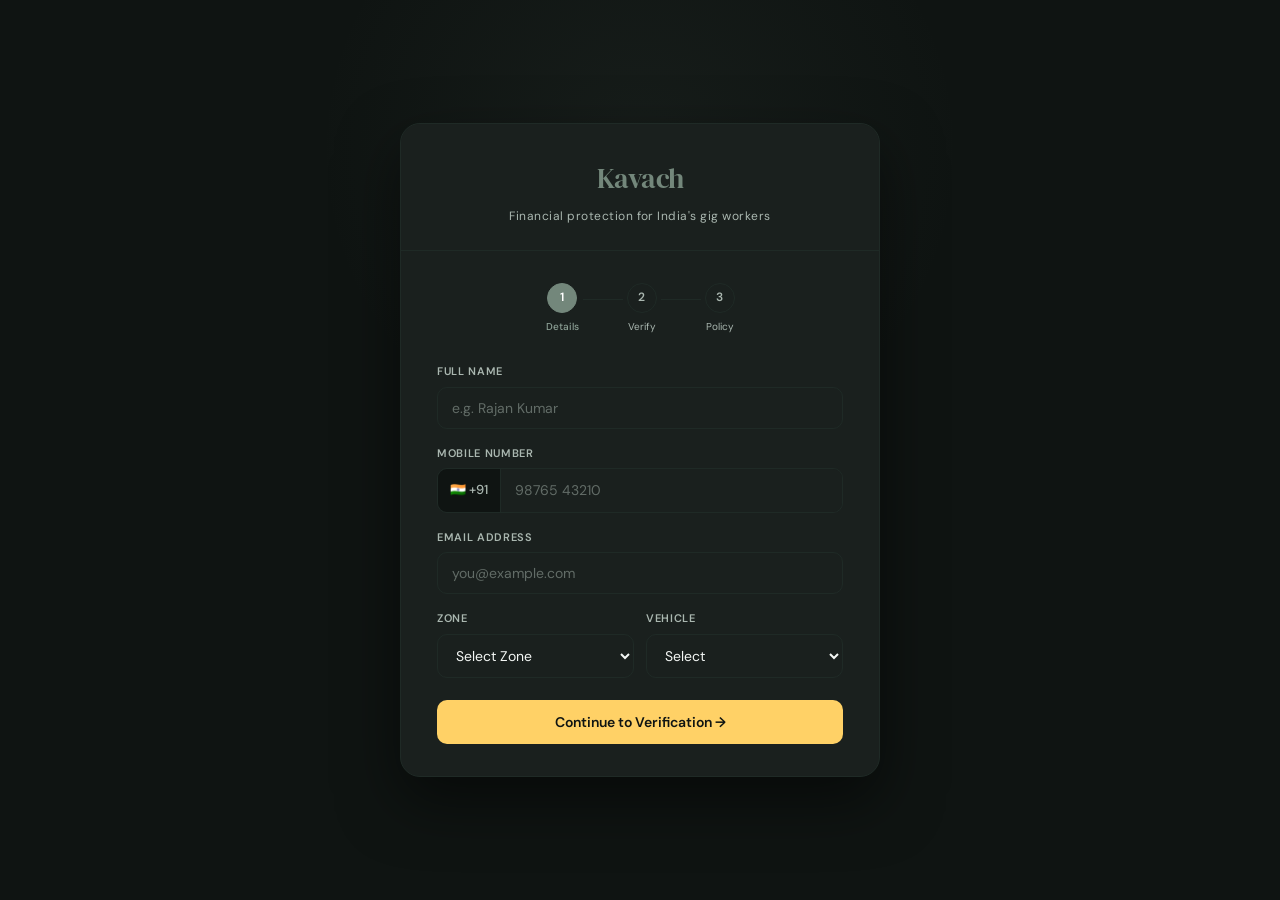
<file: index.html>
<!DOCTYPE html>
<html lang="en">
<head>
  <link rel="icon" href="data:,">
  <meta charset="UTF-8"/>
  <meta name="viewport" content="width=device-width, initial-scale=1.0"/>
  <meta name="description" content="Kavach — Parametric weather payout system for India's gig delivery workers."/>
  <title>Kavach — Financial Protection for Gig Workers</title>
  <link href="https://fonts.googleapis.com/css2?family=DM+Serif+Display:ital@0;1&family=DM+Sans:wght@300;400;500;600&family=Inter:wght@400;500;600;700&display=swap" rel="stylesheet">
  <style>
    *,*::before,*::after{box-sizing:border-box;margin:0;padding:0}
    :root{--primary:#73877B;--primary-light:#8DA196;--primary-dark:#5C6D63;--primary-soft:#2A3A33;--accent:#FFD166;--accent-dark:#E6B800;--accent-soft:#3A3A2A;--secondary-accent:#7A6C8F;--navy:#0F1412;--text:#F4F7F5;--text-secondary:#AAB7B0;--muted:#AAB7B0;--border:#1F2A26;--card:#1A201E;--surface:#1A201E;--alert:#FF5A5F;
    --tier-platinum:#E5E4E2;--tier-gold:#FFD700;--tier-silver:#C0C0C0;--tier-bronze:#CD7F32;--tier-risk:#FF5A5F}
    html{scroll-behavior:smooth}
    body{font-family:'DM Sans',sans-serif;font-size:15px;line-height:1.6;color:var(--text);background:var(--navy)}

    /* ── NAV ── */
    .kv-nav{display:flex;align-items:center;justify-content:space-between;padding:14px 32px;border-bottom:0.5px solid var(--border);background:var(--card);position:sticky;top:0;z-index:200}
    .kv-logo{font-family:'DM Serif Display',serif;font-size:22px;color:var(--primary);letter-spacing:-0.5px}
    .kv-nav-links{display:flex;align-items:center;gap:2px}
    .kv-nav-link{font-size:12px;color:var(--text-secondary);text-decoration:none;padding:6px 12px;border-radius:8px;transition:background 0.15s,color 0.15s;white-space:nowrap}
    .kv-nav-link:hover{background:var(--surface);color:var(--text)}
    .kv-nav-cta{font-size:12px;background:var(--accent);color:var(--navy);border:none;border-radius:8px;padding:7px 16px;cursor:pointer;font-family:'DM Sans',sans-serif;font-weight:500;margin-left:6px;text-decoration:none;white-space:nowrap}
    .kv-pill{font-size:11px;font-weight:500;background:var(--primary-soft);color:var(--primary-light);border-radius:20px;padding:4px 10px;border:0.5px solid var(--primary-light);margin-left:8px}
    @media(max-width:768px){.kv-nav-links{display:none}.kv-nav{padding:14px 20px}}

    /* ── SHARED ── */
    .kv-section{padding:72px 32px;max-width:900px;margin:0 auto}
    .kv-section-label{font-size:11px;font-weight:600;letter-spacing:0.1em;text-transform:uppercase;color:var(--text-secondary);margin-bottom:36px;display:flex;align-items:center;gap:12px}
    .kv-section-label::after{content:'';flex:1;height:0.5px;background:var(--border)}
    .kv-divider{height:0.5px;background:var(--border)}
    .kv-btn-primary{background:var(--accent);color:var(--navy);border:none;border-radius:8px;padding:13px 26px;font-family:'DM Sans',sans-serif;font-size:14px;font-weight:500;cursor:pointer;text-decoration:none;display:inline-block;transition:background 0.15s}
    .kv-btn-primary:hover{background:var(--accent-dark)}
    .kv-btn-ghost{background:transparent;color:var(--text);border:0.5px solid var(--border);border-radius:8px;padding:13px 26px;font-family:'DM Sans',sans-serif;font-size:14px;cursor:pointer;text-decoration:none;display:inline-block}
    .kv-btn-ghost:hover{background:var(--surface)}

    /* ── HERO ── */
    .kv-hero{padding:80px 32px 64px;max-width:900px;margin:0 auto}
    .kv-eyebrow{font-size:12px;font-weight:500;letter-spacing:0.08em;color:var(--primary);text-transform:uppercase;margin-bottom:18px}
    .kv-h1{font-family:'DM Serif Display',serif;font-size:52px;line-height:1.08;letter-spacing:-1.5px;color:var(--text);margin-bottom:22px}
    .kv-h1 em{font-style:italic;color:var(--accent)}
    .kv-hero-sub{font-size:17px;color:var(--text-secondary);max-width:540px;line-height:1.7;margin-bottom:38px}
    .kv-cta-row{display:flex;gap:12px;flex-wrap:wrap}
    @media(max-width:600px){.kv-h1{font-size:34px}}

    /* ── STORY ── */
    .kv-story-card{background:var(--navy);border-radius:20px;padding:40px 44px;color:#fff;position:relative;overflow:hidden;border:1px solid var(--border)}
    .kv-story-bg{position:absolute;top:-50px;right:-50px;width:240px;height:240px;border-radius:50%;background:rgba(115,135,123,0.1);pointer-events:none}
    .kv-story-name{font-size:11px;font-weight:600;color:rgba(255,255,255,0.5);letter-spacing:0.08em;text-transform:uppercase;margin-bottom:12px}
    .kv-story-quote{font-family:'DM Serif Display',serif;font-size:27px;line-height:1.35;color:#fff;margin-bottom:22px;font-style:italic}
    .kv-story-meta{font-size:13px;color:rgba(255,255,255,0.55);line-height:1.8}
    .kv-stats-grid{display:grid;grid-template-columns:repeat(3,minmax(0,1fr));gap:14px;margin-top:28px}
    .kv-stat{background:var(--surface);border:0.5px solid var(--border);border-radius:14px;padding:22px}
    .kv-stat-num{font-family:'DM Serif Display',serif;font-size:32px;color:var(--primary);line-height:1;margin-bottom:6px}
    .kv-stat-label{font-size:12px;color:var(--text-secondary);line-height:1.5}
    @media(max-width:560px){.kv-stats-grid{grid-template-columns:1fr 1fr}.kv-story-card{padding:28px 24px}.kv-story-quote{font-size:20px}}

    /* ── SIMULATION ── */
    .kv-sim-box{background:var(--card);border:0.5px solid var(--border);border-radius:18px;overflow:hidden}
    .kv-sim-header{padding:20px 26px;border-bottom:0.5px solid var(--border);display:flex;align-items:center;justify-content:space-between;background:var(--card)}
    .kv-sim-title{font-weight:500;font-size:14px;color:var(--text)}
    .kv-sim-body{padding:26px;display:grid;grid-template-columns:1fr 1fr;gap:28px;align-items:start;background:var(--card)}
    @media(max-width:640px){.kv-sim-body{grid-template-columns:1fr}}
    .kv-map-mock{background:var(--surface);border-radius:12px;height:180px;margin-bottom:22px;position:relative;overflow:hidden;display:flex;align-items:center;justify-content:center;border:0.5px solid var(--border)}
    .kv-map-label{font-size:12px;color:var(--text-secondary);z-index:2;position:relative;text-align:center}
    .kv-zone-ring{position:absolute;width:130px;height:130px;border-radius:50%;border:2px dashed var(--accent);opacity:0;transition:opacity 0.5s}
    .kv-zone-ring.active{opacity:1;animation:kvPR 2s infinite}
    @keyframes kvPR{0%,100%{transform:scale(1);opacity:0.8}50%{transform:scale(1.12);opacity:0.35}}
    .kv-rider-dot{position:absolute;width:12px;height:12px;background:var(--accent);border-radius:50%;border:2px solid #fff;display:none;top:50%;left:50%;transform:translate(-50%,-50%)}
    .kv-timeline{display:flex;flex-direction:column}
    .kv-step{display:flex;align-items:flex-start;gap:14px;padding:10px 0;opacity:0.3;transition:opacity 0.4s}
    .kv-step.active{opacity:1}.kv-step.done{opacity:0.65}
    .kv-step-dot{width:26px;height:26px;border-radius:50%;background:var(--surface);border:0.5px solid var(--border);display:flex;align-items:center;justify-content:center;font-size:11px;font-weight:600;color:var(--text-secondary);flex-shrink:0;margin-top:2px;transition:all 0.3s}
    .kv-step.active .kv-step-dot{background:var(--primary);border-color:var(--primary);color:#fff}
    .kv-step.done .kv-step-dot{background:#dcfce7;border-color:#86efac;color:#166534}
    .kv-step-bar{width:2px;background:var(--border);margin-left:12px;height:10px}
    .kv-step-name{font-size:13px;font-weight:500;margin-bottom:1px}
    .kv-step-detail{font-size:11px;color:var(--text-secondary)}
    .kv-phone-mock{background:var(--navy);border-radius:24px;padding:20px;max-width:240px;margin:0 auto;border:0.5px solid var(--border)}
    .kv-notif{background:rgba(255,255,255,0.07);border-radius:14px;padding:14px;display:flex;gap:12px;opacity:0;transition:opacity 0.5s}
    .kv-notif.visible{opacity:1}
    .kv-notif-icon{width:36px;height:36px;border-radius:10px;background:var(--accent);display:flex;align-items:center;justify-content:center;font-size:16px;flex-shrink:0;color:var(--navy)}
    .kv-notif-app{font-size:10px;color:rgba(255,255,255,0.4);margin-bottom:3px;font-weight:500;letter-spacing:0.04em}
    .kv-notif-msg{font-size:12px;color:#fff;line-height:1.45}
    .kv-notif-amount{font-size:19px;font-weight:600;color:#4ade80;margin-top:8px;display:none}
    .kv-blockchain-entry{margin-top:14px;background:rgba(255,255,255,0.04);border-radius:10px;padding:12px;font-size:10px;color:rgba(255,255,255,0.35);font-family:monospace;display:none}
    .kv-bl-title{font-family:'DM Sans',sans-serif;font-size:10px;color:rgba(255,255,255,0.5);margin-bottom:6px}
    .kv-sim-footer{padding:16px 26px;border-top:0.5px solid var(--border);display:flex;align-items:center;gap:16px;background:var(--card)}
    .kv-progress-wrap{flex:1}
    .kv-progress-track{height:4px;background:var(--surface);border-radius:4px;overflow:hidden}
    .kv-progress-bar{height:100%;background:var(--primary);border-radius:4px;width:0%;transition:width 0.3s linear}
    .kv-progress-label{font-size:11px;color:var(--text-secondary);margin-top:5px}

    /* ── ARCHITECTURE ── */
    .arch-card{width:100%;background:var(--card);border-radius:1.5rem;box-shadow:0 4px 12px rgba(0,0,0,0.3);border:1px solid var(--border);overflow:hidden}
    .arch-header{padding:1rem 2rem;background:var(--surface);border-bottom:1px solid var(--border);display:flex;align-items:baseline;justify-content:space-between;flex-wrap:wrap;gap:0.8rem}
    .arch-title{font-weight:600;font-size:1rem;letter-spacing:-0.2px;color:var(--text);font-family:'Inter',sans-serif}
    .arch-badge{background:var(--primary-soft);border-radius:40px;padding:0.25rem 0.9rem;font-size:0.7rem;font-weight:500;color:var(--primary-light);letter-spacing:0.3px;border:0.5px solid var(--border);font-family:'Inter',sans-serif}
    .arch-svg-wrap{padding:1.8rem 1rem;position:relative;width:100%;overflow-x:auto;background:var(--card)}
    .arch-svg{display:block;width:100%;height:auto;min-width:880px}
    .arch-tip{position:fixed;background:var(--navy);border-radius:0.75rem;padding:0.65rem 1.1rem;font-family:'Inter',sans-serif;font-size:0.75rem;color:var(--text);max-width:260px;pointer-events:none;z-index:1000;border-left:2px solid var(--accent);box-shadow:0 8px 20px rgba(0,0,0,0.3);transition:opacity 0.15s,transform 0.15s;opacity:0;transform:translateY(4px);line-height:1.4}
    .arch-tip.visible{opacity:1;transform:translateY(0)}
    .arch-node{cursor:pointer}
    .arch-node:hover rect,.arch-node:hover ellipse{stroke-width:1.8;stroke:var(--primary)}
    .arch-flow{stroke-dasharray:6 5;animation:archDF 1s linear infinite}
    @keyframes archDF{to{stroke-dashoffset:-22}}
    .arch-pulse{animation:archPulse 2.5s ease-in-out infinite;transform-origin:center}
    @keyframes archPulse{0%,100%{transform:scale(1);opacity:0.4}50%{transform:scale(1.05);opacity:0.15}}

    /* ── RIDER EXPERIENCE ── */
    #rider-experience{background:var(--navy);position:relative;overflow:hidden}
    .re-inner{max-width:900px;margin:0 auto;padding:72px 32px}
    .re-lbl{font-size:11px;font-weight:600;letter-spacing:0.1em;text-transform:uppercase;color:rgba(255,255,255,0.35);margin-bottom:36px;display:flex;align-items:center;gap:12px}
    .re-lbl::after{content:'';flex:1;height:0.5px;background:rgba(255,255,255,0.1)}
    .re-stage{display:flex;gap:20px;justify-content:center;align-items:flex-end;width:100%}
    .re-pw{display:flex;flex-direction:column;align-items:center;gap:14px;flex:1;min-width:0}
    .re-label{font-size:13px;font-weight:500;color:rgba(255,255,255,0.65);text-align:center}
    .re-phone{width:100%;max-width:210px;aspect-ratio:9/19;background:#111;border-radius:32px;border:3px solid #2a2a2a;box-shadow:0 0 0 1px #3a3a3a,0 24px 70px rgba(0,0,0,0.7),inset 0 0 0 1px #1e1e1e;position:relative;overflow:hidden;display:flex;flex-direction:column}
    .re-phone::before{content:'';position:absolute;right:-5px;top:80px;width:4px;height:50px;background:#2a2a2a;border-radius:0 3px 3px 0}
    .re-phone::after{content:'';position:absolute;left:-5px;top:70px;width:4px;height:36px;background:#2a2a2a;border-radius:3px 0 0 3px;box-shadow:0 44px 0 #2a2a2a}
    .re-cam{position:absolute;top:10px;left:50%;transform:translateX(-50%);width:10px;height:10px;background:#0a0a0a;border-radius:50%;border:1px solid #222;z-index:10}
    .re-sb{height:28px;background:#0f0f0f;display:flex;align-items:center;justify-content:space-between;padding:0 14px 0 10px;flex-shrink:0}
    .re-sbt{font-size:10px;font-weight:600;color:#fff}
    .re-scr{flex:1;background:#181818;display:flex;flex-direction:column;position:relative;overflow:hidden}
    .re-nb{height:20px;background:#0f0f0f;display:flex;align-items:center;justify-content:center;flex-shrink:0}
    .re-np{width:32px;height:3px;background:#555;border-radius:2px}
    .re-s1 .re-scr{background:linear-gradient(175deg,#1a1a2e 0%,#16213e 60%,#0f3460 100%)}
    .re-s1-wall{flex:1;display:flex;flex-direction:column;padding:12px 10px 8px;gap:8px}
    .re-s1-clk{font-size:28px;font-weight:300;color:#fff;text-align:center}
    .re-s1-dt{font-size:9px;color:rgba(255,255,255,0.5);text-align:center;margin-top:2px;letter-spacing:0.05em}
    .re-s1-ntf{background:rgba(255,255,255,0.09);border:1px solid rgba(255,255,255,0.12);border-radius:12px;padding:8px 10px;display:flex;align-items:center;gap:8px}
    .re-s1-ico{width:26px;height:26px;background:linear-gradient(135deg,var(--accent),#FFD166);border-radius:7px;display:flex;align-items:center;justify-content:center;flex-shrink:0;animation:reB 2.8s ease-in-out infinite}
    @keyframes reB{0%,100%{box-shadow:0 0 6px rgba(255,209,102,0.4)}50%{box-shadow:0 0 14px rgba(255,209,102,0.8)}}
    .re-s1-nap{font-size:8px;font-weight:600;color:rgba(255,255,255,0.5);letter-spacing:0.08em;text-transform:uppercase}
    .re-s1-nmsg{font-size:9.5px;font-weight:500;color:rgba(255,255,255,0.9);line-height:1.3;margin-top:1px}
    .re-s1-grid{display:grid;grid-template-columns:repeat(4,1fr);gap:10px;margin-top:6px}
    .re-s1-ai{aspect-ratio:1;border-radius:10px;background:rgba(255,255,255,0.08)}
    .c1{background:#1a73e8}.c2{background:#34a853}.c3{background:#ea4335}.c4{background:#fbbc04}.c5{background:#0f9d58}.c6{background:#8430ce}.c7{background:var(--accent)}.c8{background:#00897b}
    .re-s2 .re-scr{background:linear-gradient(175deg,#1c1008 0%,#2a1500 60%,#1a0a00 100%)}
    .re-s2-wall{flex:1;display:flex;flex-direction:column;padding:12px 10px 8px;gap:8px}
    .re-s2-push{background:rgba(30,15,0,0.85);border:1px solid rgba(255,209,102,0.35);border-radius:14px;padding:10px;position:relative;overflow:hidden}
    .re-s2-ph{display:flex;align-items:center;gap:6px;margin-bottom:6px}
    .re-s2-pai{width:18px;height:18px;background:linear-gradient(135deg,var(--accent),#FFD166);border-radius:5px;display:flex;align-items:center;justify-content:center;flex-shrink:0}
    .re-s2-pan{font-size:9px;font-weight:700;color:rgba(255,255,255,0.6);letter-spacing:0.1em;text-transform:uppercase;flex:1}
    .re-s2-badge{position:absolute;top:8px;right:8px;width:10px;height:10px;background:var(--accent);border-radius:50%;animation:rePB 1.4s ease-in-out infinite}
    @keyframes rePB{0%,100%{transform:scale(1);box-shadow:0 0 0 0 rgba(255,209,102,0.7)}50%{transform:scale(1.1);box-shadow:0 0 0 5px rgba(255,209,102,0)}}
    .re-s2-ptit{font-size:11px;font-weight:600;color:#fff;line-height:1.3}
    .re-s2-pbod{font-size:9.5px;color:rgba(255,255,255,0.65);line-height:1.4;margin-top:3px}
    .re-rain{position:absolute;inset:0;pointer-events:none;overflow:hidden;opacity:0.2}
    .re-rd{position:absolute;top:-10%;width:1px;background:linear-gradient(to bottom,transparent,rgba(255,255,255,0.9));animation:reFall linear infinite}
    @keyframes reFall{to{transform:translateY(130%)}}
    .re-s3 .re-scr{background:linear-gradient(175deg,#041a0e 0%,#062a14 50%,#031a09 100%)}
    .re-s3-con{flex:1;display:flex;flex-direction:column;align-items:center;justify-content:center;padding:10px 12px;text-align:center}
    .re-s3-cw{width:48px;height:48px;position:relative;margin-bottom:10px}
    .re-s3-circ{width:48px;height:48px;border-radius:50%;background:rgba(34,197,94,0.15);border:2px solid #22c55e;display:flex;align-items:center;justify-content:center}
    .re-s3-ring{position:absolute;inset:-4px;border-radius:50%;border:2px solid rgba(34,197,94,0.4);animation:reRO 2s ease-out infinite}
    .re-s3-ring:nth-child(2){animation-delay:0.5s}.re-s3-ring:nth-child(3){animation-delay:1s}
    @keyframes reRO{0%{transform:scale(1);opacity:0.6}100%{transform:scale(2.2);opacity:0}}
    .re-s3-amt{font-size:30px;font-weight:700;color:#4ade80;letter-spacing:-1px;line-height:1}
    .re-s3-crd{font-size:10px;font-weight:500;color:rgba(74,222,128,0.7);letter-spacing:0.04em;margin-top:3px}
    .re-s3-div{width:40px;height:1px;background:rgba(255,255,255,0.1);margin:10px auto}
    .re-s3-ev{font-size:9px;font-weight:600;color:var(--accent);letter-spacing:0.06em;text-transform:uppercase}
    .re-s3-tm{font-size:9px;color:rgba(255,255,255,0.4);margin-top:2px}
    .re-s3-upi{display:flex;align-items:center;gap:5px;margin-top:10px;background:rgba(255,255,255,0.05);border:1px solid rgba(255,255,255,0.08);border-radius:8px;padding:5px 9px}
    .re-s3-dot{width:6px;height:6px;border-radius:50%;background:#4ade80;animation:reBlink 1.5s ease-in-out infinite}
    @keyframes reBlink{0%,100%{opacity:1}50%{opacity:0.3}}
    .re-s3-utxt{font-size:8px;font-weight:500;color:rgba(255,255,255,0.5)}
    .re-s3-tag{font-size:8px;color:rgba(255,255,255,0.28);line-height:1.6;margin-top:10px}
    @media(max-width:520px){.re-stage{gap:10px}}

    /* ── FRAUD DETECTION ── */
    .fd-wrap{color:var(--text)}
    .fd-presets{display:flex;flex-wrap:wrap;gap:8px;margin-bottom:24px}
    .fd-presets button{padding:8px 14px;border:none;background:var(--primary);color:var(--navy);border-radius:8px;cursor:pointer;font-family:'DM Sans',sans-serif;font-size:12px;font-weight:500;transition:background 0.15s}
    .fd-presets button:hover{background:var(--primary-dark)}
    .fd-container{display:flex;gap:32px;flex-wrap:wrap}
    .fd-panel{flex:1;min-width:280px}
    .fd-sg{margin-bottom:18px}
    .fd-sg label{font-size:13px;display:block;margin-bottom:5px;color:var(--text)}
    .fd-sg input[type=range]{width:100%;accent-color:var(--primary)}
    .fd-gauge{width:160px;height:160px;border-radius:50%;margin:auto;display:flex;align-items:center;justify-content:center;font-size:36px;font-weight:600;color:#fff;transition:background 0.5s ease}
    .fd-dec{text-align:center;margin-top:14px;font-weight:600;font-size:13px}
    .fd-exp{text-align:center;margin-top:8px;font-size:12px;color:var(--text-secondary)}

    /* ── IMPACT ── */
    .ic-stats{display:grid;grid-template-columns:repeat(auto-fit,minmax(180px,1fr));gap:14px;margin-bottom:36px}
    .ic-card{background:var(--surface);border:0.5px solid var(--border);padding:22px;border-radius:14px;text-align:center;transition:transform 0.3s ease}
    .ic-card:hover{transform:translateY(-3px)}
    .ic-snum{font-size:30px;font-weight:700;color:var(--primary)}
    .ic-slbl{font-size:13px;margin-top:6px;color:var(--text-secondary)}
    .ic-calc{background:var(--surface);border:0.5px solid var(--border);padding:28px;border-radius:16px}
    .ic-calc h2{margin-bottom:22px;font-size:18px;font-weight:500;color:var(--text)}
    .ic-ig{margin-bottom:18px}
    .ic-ig label{display:block;font-size:13px;margin-bottom:6px;color:var(--text)}
    .ic-ig input[type=range]{width:100%;accent-color:var(--primary)}
    .ic-ig select{width:100%;padding:8px 12px;border:0.5px solid var(--border);border-radius:8px;font-family:'DM Sans',sans-serif;font-size:13px;background:var(--card);color:var(--text)}
    .ic-outputs{display:grid;grid-template-columns:repeat(auto-fit,minmax(180px,1fr));gap:14px;margin-top:22px}
    .ic-oc{background:var(--primary);color:var(--navy);padding:18px;border-radius:12px}
    .ic-ov{font-size:20px;font-weight:700}
    .ic-ol{font-size:12px;margin-top:4px;opacity:0.88;color:var(--navy)}

    /* ── TEAM ── */
    .kv-team-row{display:flex;gap:10px;flex-wrap:wrap}
    .kv-team-chip{background:var(--surface);border:0.5px solid var(--border);border-radius:10px;padding:12px 18px}
    .kv-team-chip-name{font-weight:500;font-size:13px;margin-bottom:2px;color:var(--text)}
    .kv-team-chip-role{font-size:11px;color:var(--text-secondary)}

    /* ── FOOTER ── */
    .kv-footer{border-top:0.5px solid var(--border);padding:28px 32px;display:flex;align-items:center;justify-content:space-between;font-size:12px;color:var(--text-secondary);flex-wrap:wrap;gap:12px;background:var(--card)}
    .kv-footer-logo{font-family:'DM Serif Display',serif;font-size:20px;color:var(--primary)}
    .kv-sticky{position:fixed;bottom:28px;right:28px;background:var(--accent);color:var(--navy);border:none;border-radius:50px;padding:13px 22px;font-family:'DM Sans',sans-serif;font-size:13px;font-weight:500;cursor:pointer;z-index:300;box-shadow:0 4px 20px rgba(255,209,102,0.4);text-decoration:none;display:none;transition:transform 0.15s,box-shadow 0.15s}
    .kv-sticky:hover{transform:translateY(-2px);box-shadow:0 6px 24px rgba(255,209,102,0.5)}
    .kv-sticky.show{display:inline-block}

    /* ── HISTORY MODAL ── */
    #historyModal{display:none;position:fixed;top:50%;left:50%;transform:translate(-50%,-50%);background:var(--card);border:1px solid var(--border);border-radius:16px;padding:20px;max-width:500px;width:90%;max-height:70vh;overflow-y:auto;z-index:1000;box-shadow:0 10px 40px rgba(0,0,0,0.5)}
    #modalOverlay{display:none;position:fixed;top:0;left:0;width:100%;height:100%;background:rgba(0,0,0,0.7);z-index:999}
    .history-table{width:100%;border-collapse:collapse}
    .history-table th,.history-table td{padding:8px;text-align:left;border-bottom:0.5px solid var(--border)}
    .history-table th{color:var(--primary);font-weight:600}

    /* ════════════════════════════════════════════
       ── [NEW] REGISTRATION GATE ──
    ════════════════════════════════════════════ */
    #gateWindow{min-height:100vh;display:flex;align-items:center;justify-content:center;background:var(--navy);padding:24px 16px;position:relative;overflow:hidden}
    #gateWindow::before{content:'';position:absolute;top:-200px;left:50%;transform:translateX(-50%);width:700px;height:700px;background:radial-gradient(ellipse at center,rgba(115,135,123,0.08) 0%,transparent 65%);pointer-events:none}
    .gate-card{width:100%;max-width:480px;background:var(--card);border:1px solid var(--border);border-radius:20px;overflow:hidden;box-shadow:0 24px 60px rgba(0,0,0,0.5);position:relative;z-index:1}
    .gate-header{padding:32px 36px 24px;border-bottom:1px solid var(--border);text-align:center;background:var(--surface)}
    .gate-logo{font-family:'DM Serif Display',serif;font-size:28px;color:var(--primary);letter-spacing:-0.5px;margin-bottom:6px}
    .gate-tagline{font-size:12px;color:var(--text-secondary);letter-spacing:0.04em}
    .gate-body{padding:32px 36px}
    .gate-steps{display:flex;align-items:center;justify-content:center;gap:0;margin-bottom:28px}
    .gate-step-item{display:flex;flex-direction:column;align-items:center;gap:6px}
    .gate-step-circle{width:30px;height:30px;border-radius:50%;display:flex;align-items:center;justify-content:center;font-size:12px;font-weight:600;border:1.5px solid var(--border);color:var(--text-secondary);background:var(--surface);transition:all 0.3s}
    .gate-step-circle.active{background:var(--primary);border-color:var(--primary);color:#fff}
    .gate-step-circle.done{background:#1a3a28;border-color:#4ade80;color:#4ade80}
    .gate-step-label{font-size:10px;color:var(--text-secondary);white-space:nowrap;text-align:center}
    .gate-step-label.active{color:var(--primary-light);font-weight:500}
    .gate-step-connector{width:40px;height:1px;background:var(--border);margin:0 4px;margin-bottom:18px;flex-shrink:0}
    .gate-step-connector.done{background:var(--primary)}
    .gate-panel{display:none}
    .gate-panel.active{display:block}
    .gate-field{margin-bottom:16px}
    .gate-field label{display:block;font-size:11px;font-weight:600;letter-spacing:0.06em;text-transform:uppercase;color:var(--text-secondary);margin-bottom:6px}
    .gate-input{width:100%;background:var(--surface);border:1px solid var(--border);color:var(--text);padding:11px 14px;border-radius:10px;font-family:'DM Sans',sans-serif;font-size:14px;outline:none;transition:border-color 0.2s,box-shadow 0.2s}
    .gate-input:focus{border-color:var(--primary);box-shadow:0 0 0 3px rgba(115,135,123,0.15)}
    .gate-input::placeholder{color:rgba(170,183,176,0.5)}
    .gate-input-row{display:grid;grid-template-columns:1fr 1fr;gap:12px}
    @media(max-width:440px){.gate-input-row{grid-template-columns:1fr}}
    .gate-phone-wrap{display:flex;gap:0;border:1px solid var(--border);border-radius:10px;overflow:hidden;transition:border-color 0.2s,box-shadow 0.2s}
    .gate-phone-wrap:focus-within{border-color:var(--primary);box-shadow:0 0 0 3px rgba(115,135,123,0.15)}
    .gate-phone-prefix{background:var(--navy);color:var(--text-secondary);font-size:13px;font-weight:500;padding:11px 12px;border-right:1px solid var(--border);white-space:nowrap;flex-shrink:0}
    .gate-phone-input{flex:1;background:var(--surface);border:none;color:var(--text);padding:11px 14px;font-family:'DM Sans',sans-serif;font-size:14px;outline:none}
    .gate-phone-input::placeholder{color:rgba(170,183,176,0.5)}
    .otp-group{display:flex;gap:10px;justify-content:center;margin:4px 0 12px}
    .otp-box{width:48px;height:52px;background:var(--surface);border:1px solid var(--border);border-radius:10px;text-align:center;font-size:20px;font-weight:600;color:var(--text);font-family:'DM Sans',sans-serif;outline:none;transition:border-color 0.2s,box-shadow 0.2s;caret-color:var(--accent)}
    .otp-box:focus{border-color:var(--primary);box-shadow:0 0 0 3px rgba(115,135,123,0.15)}
    .otp-box.filled{border-color:var(--primary);background:rgba(115,135,123,0.1)}
    .otp-info{font-size:12px;color:var(--text-secondary);text-align:center;margin-bottom:16px;line-height:1.5}
    .otp-info strong{color:var(--text)}
    .otp-resend{font-size:12px;text-align:center;margin-top:12px;color:var(--text-secondary)}
    .otp-resend button{background:none;border:none;color:var(--primary-light);cursor:pointer;font-family:'DM Sans',sans-serif;font-size:12px;font-weight:500;text-decoration:underline;padding:0}
    .otp-resend button:disabled{color:var(--text-secondary);text-decoration:none;cursor:default}
    .gate-btn{width:100%;background:var(--accent);color:var(--navy);border:none;border-radius:10px;padding:13px;font-family:'DM Sans',sans-serif;font-size:14px;font-weight:600;cursor:pointer;margin-top:6px;transition:background 0.15s,transform 0.1s}
    .gate-btn:hover{background:var(--accent-dark)}
    .gate-btn:active{transform:scale(0.99)}
    .gate-btn:disabled{opacity:0.5;cursor:not-allowed}
    .gate-tabs{display:flex;gap:8px;margin-bottom:20px}
    .gate-tab{flex:1;padding:9px 12px;border-radius:8px;border:1px solid var(--border);background:var(--surface);color:var(--text-secondary);font-size:12px;font-weight:500;font-family:'DM Sans',sans-serif;cursor:pointer;text-align:center;transition:all 0.2s}
    .gate-tab.active{background:var(--primary-soft);border-color:var(--primary);color:var(--primary-light)}
    .gate-alert{border-radius:8px;padding:10px 14px;font-size:12px;margin-bottom:14px;display:none}
    .gate-alert.error{background:rgba(255,90,95,0.1);border:1px solid rgba(255,90,95,0.3);color:#FF5A5F}
    .gate-alert.success{background:rgba(74,222,128,0.1);border:1px solid rgba(74,222,128,0.3);color:#4ade80}
    .gate-alert.info{background:rgba(115,135,123,0.1);border:1px solid var(--border);color:var(--text-secondary)}
    .gate-spinner{width:16px;height:16px;border:2px solid rgba(15,20,18,0.3);border-top-color:var(--navy);border-radius:50%;animation:spin 0.7s linear infinite;display:inline-block;vertical-align:middle;margin-right:6px}
    @keyframes spin{to{transform:rotate(360deg)}}
    /* OTP console hint */
    .otp-console-hint{background:rgba(0,0,0,0.4);border:1px dashed rgba(115,135,123,0.4);border-radius:8px;padding:10px 14px;font-size:12px;color:var(--text-secondary);text-align:center;margin-bottom:14px;font-family:monospace}
    .otp-console-hint span{color:var(--accent);font-weight:700;font-size:18px;letter-spacing:4px}

    /* ════════════════════════════════════════════
       ── [NEW] SUBSCRIPTION PLAN SELECTION ──
    ════════════════════════════════════════════ */
    #planWindow{display:none;min-height:100vh;background:var(--navy);padding:40px 20px;position:relative;overflow:hidden}
    #planWindow::before{content:'';position:absolute;top:-200px;left:50%;transform:translateX(-50%);width:700px;height:700px;background:radial-gradient(ellipse at center,rgba(115,135,123,0.08) 0%,transparent 65%);pointer-events:none}
    .plan-container{max-width:860px;margin:0 auto;position:relative;z-index:1}
    .plan-header{text-align:center;margin-bottom:48px}
    .plan-logo{font-family:'DM Serif Display',serif;font-size:24px;color:var(--primary);letter-spacing:-0.5px;margin-bottom:20px}
    .plan-title{font-family:'DM Serif Display',serif;font-size:36px;line-height:1.1;letter-spacing:-1px;color:var(--text);margin-bottom:12px}
    .plan-title em{font-style:italic;color:var(--accent)}
    .plan-subtitle{font-size:15px;color:var(--text-secondary);max-width:460px;margin:0 auto}
    /* Trust score reveal */
    .trust-reveal{background:var(--card);border:1px solid var(--border);border-radius:16px;padding:24px 28px;margin-bottom:32px;display:flex;align-items:center;gap:20px;flex-wrap:wrap}
    .trust-circle-wrap{flex-shrink:0}
    .trust-circle{width:72px;height:72px;border-radius:50%;display:flex;flex-direction:column;align-items:center;justify-content:center;font-family:'DM Serif Display',serif;border:3px solid;position:relative;overflow:hidden}
    .trust-circle-score{font-size:24px;font-weight:700;line-height:1}
    .trust-circle-lbl{font-size:8px;letter-spacing:0.08em;text-transform:uppercase;opacity:0.7;margin-top:2px}
    .trust-info{flex:1;min-width:200px}
    .trust-welcome{font-size:16px;font-weight:600;color:var(--text);margin-bottom:4px}
    .trust-meta{font-size:13px;color:var(--text-secondary)}
    .trust-tier-badge{padding:4px 12px;border-radius:20px;font-size:11px;font-weight:700;letter-spacing:0.06em;text-transform:uppercase;border:1px solid;margin-left:auto;align-self:flex-start;flex-shrink:0}
    /* Plan grid */
    .plan-grid{display:grid;grid-template-columns:repeat(3,1fr);gap:16px;margin-bottom:28px}
    @media(max-width:640px){.plan-grid{grid-template-columns:1fr}}
    .plan-card{background:var(--card);border:1px solid var(--border);border-radius:16px;padding:24px;position:relative;transition:border-color 0.2s,transform 0.2s,box-shadow 0.2s;cursor:pointer}
    .plan-card:hover:not(.plan-locked){border-color:var(--primary);transform:translateY(-3px);box-shadow:0 8px 24px rgba(0,0,0,0.3)}
    .plan-card.selected{border-color:var(--accent);box-shadow:0 0 0 1px var(--accent),0 8px 24px rgba(255,209,102,0.15)}
    .plan-card.plan-locked{opacity:0.45;cursor:not-allowed}
    .plan-popular{position:absolute;top:-1px;right:18px;background:var(--accent);color:var(--navy);font-size:9px;font-weight:700;letter-spacing:0.08em;text-transform:uppercase;padding:3px 10px;border-radius:0 0 8px 8px}
    .plan-name{font-size:12px;font-weight:600;letter-spacing:0.08em;text-transform:uppercase;color:var(--text-secondary);margin-bottom:10px}
    .plan-price{font-family:'DM Serif Display',serif;font-size:32px;color:var(--text);line-height:1;margin-bottom:4px}
    .plan-price span{font-family:'DM Sans',sans-serif;font-size:13px;color:var(--text-secondary);font-weight:400}
    .plan-coverage{font-size:12px;color:var(--primary-light);font-weight:500;margin-bottom:16px}
    .plan-features{list-style:none;margin-bottom:20px}
    .plan-features li{font-size:12px;color:var(--text-secondary);padding:4px 0;display:flex;align-items:center;gap:8px;line-height:1.4}
    .plan-features li::before{content:'✓';color:var(--primary);font-weight:700;flex-shrink:0}
    .plan-locked-note{font-size:10px;color:var(--alert);text-align:center;margin-top:8px}
    .plan-select-btn{width:100%;background:var(--primary-soft);color:var(--primary-light);border:1px solid var(--border);border-radius:8px;padding:10px;font-family:'DM Sans',sans-serif;font-size:13px;font-weight:500;cursor:pointer;transition:all 0.15s}
    .plan-select-btn:hover:not(:disabled){background:var(--primary);color:var(--navy);border-color:var(--primary)}
    .plan-select-btn:disabled{opacity:0.4;cursor:not-allowed}
    .plan-card.selected .plan-select-btn{background:var(--accent);color:var(--navy);border-color:var(--accent)}
    .plan-proceed-wrap{text-align:center}
    .plan-proceed-btn{background:var(--accent);color:var(--navy);border:none;border-radius:10px;padding:14px 36px;font-family:'DM Sans',sans-serif;font-size:15px;font-weight:600;cursor:pointer;transition:background 0.15s,transform 0.1s;opacity:0.4;pointer-events:none}
    .plan-proceed-btn.enabled{opacity:1;pointer-events:all}
    .plan-proceed-btn.enabled:hover{background:var(--accent-dark);transform:translateY(-1px)}
    .plan-fraud-warn{background:rgba(255,90,95,0.08);border:1px solid rgba(255,90,95,0.3);border-radius:12px;padding:16px 20px;margin-bottom:24px;display:flex;align-items:flex-start;gap:12px}
    .plan-fraud-icon{font-size:20px;flex-shrink:0}
    .plan-fraud-text{font-size:13px;color:#FF5A5F;line-height:1.5}
    .plan-fraud-text strong{display:block;margin-bottom:3px;font-size:14px}

    /* ════════════════════════════════════════════
       ── [NEW] POLICY CONFIRMED PANEL ──
    ════════════════════════════════════════════ */
    #panel3 .policy-card{background:var(--surface);border:1px solid var(--border);border-radius:12px;padding:18px;margin-bottom:18px}

    /* ════════════════════════════════════════════
       ── [NEW] RIDER DASHBOARD BANNER ──
    ════════════════════════════════════════════ */
    #riderDashBanner{background:linear-gradient(135deg,var(--card) 0%,rgba(42,58,51,0.6) 100%);border-bottom:1px solid var(--border);padding:20px 32px;display:none}
    .rdb-inner{max-width:900px;margin:0 auto;display:flex;align-items:center;gap:16px;flex-wrap:wrap}
    .rdb-avatar{width:44px;height:44px;border-radius:50%;background:var(--primary);display:flex;align-items:center;justify-content:center;font-family:'DM Serif Display',serif;font-size:20px;color:var(--navy);flex-shrink:0}
    .rdb-info{flex:1;min-width:0}
    .rdb-name{font-size:14px;font-weight:600;color:var(--text);white-space:nowrap;overflow:hidden;text-overflow:ellipsis}
    .rdb-meta{font-size:12px;color:var(--text-secondary)}
    .rdb-stats{display:flex;gap:12px;flex-wrap:wrap;margin-left:auto}
    .rdb-stat{background:var(--surface);border:0.5px solid var(--border);border-radius:10px;padding:8px 14px;text-align:center;min-width:80px}
    .rdb-stat-val{font-size:16px;font-weight:700;color:var(--text);line-height:1}
    .rdb-stat-lbl{font-size:10px;color:var(--text-secondary);margin-top:2px;text-transform:uppercase;letter-spacing:0.04em}
    .rdb-tier-badge{padding:6px 14px;border-radius:20px;font-size:11px;font-weight:700;letter-spacing:0.06em;text-transform:uppercase;border:1px solid;align-self:center}
    .rdb-plan-tag{font-size:11px;background:var(--primary-soft);color:var(--primary-light);border:0.5px solid var(--border);border-radius:6px;padding:4px 8px}
    .rdb-reset{background:none;border:0.5px solid var(--border);color:var(--text-secondary);border-radius:6px;padding:5px 10px;font-size:11px;cursor:pointer;font-family:'DM Sans',sans-serif;margin-left:8px}
    .rdb-reset:hover{color:var(--text);border-color:var(--text-secondary)}
    /* Tier color helpers */
    .tier-platinum{color:var(--tier-platinum);border-color:var(--tier-platinum)}
    .tier-gold{color:var(--tier-gold);border-color:var(--tier-gold)}
    .tier-silver{color:var(--tier-silver);border-color:var(--tier-silver)}
    .tier-bronze{color:var(--tier-bronze);border-color:var(--tier-bronze)}
    .tier-risk{color:var(--tier-risk);border-color:var(--tier-risk)}
    .tier-bg-platinum{background:rgba(229,228,226,0.1)}
    .tier-bg-gold{background:rgba(255,215,0,0.1)}
    .tier-bg-silver{background:rgba(192,192,192,0.1)}
    .tier-bg-bronze{background:rgba(205,127,50,0.1)}
    .tier-bg-risk{background:rgba(255,90,95,0.1)}
  </style>
</head>
<body>

<!-- ══════════════════════════════════════════════
     [EXISTING + MODIFIED] REGISTRATION GATE
══════════════════════════════════════════════ -->
<div id="gateWindow">
  <div class="gate-card">
    <div class="gate-header">
      <div class="gate-logo">Kavach</div>
      <div class="gate-tagline">Financial protection for India's gig workers</div>
    </div>
    <div class="gate-body">
      <div class="gate-steps">
        <div class="gate-step-item">
          <div class="gate-step-circle active" id="sc1">1</div>
          <div class="gate-step-label active" id="sl1">Details</div>
        </div>
        <div class="gate-step-connector" id="conn1"></div>
        <div class="gate-step-item">
          <div class="gate-step-circle" id="sc2">2</div>
          <div class="gate-step-label" id="sl2">Verify</div>
        </div>
        <div class="gate-step-connector" id="conn2"></div>
        <div class="gate-step-item">
          <div class="gate-step-circle" id="sc3">3</div>
          <div class="gate-step-label" id="sl3">Policy</div>
        </div>
      </div>

      <!-- PANEL 1: Registration details -->
      <div class="gate-panel active" id="panel1">
        <div id="regAlert" class="gate-alert error"></div>
        <div class="gate-field">
          <label>Full Name</label>
          <input class="gate-input" type="text" id="regName" placeholder="e.g. Rajan Kumar" autocomplete="name">
        </div>
        <div class="gate-field">
          <label>Mobile Number</label>
          <div class="gate-phone-wrap">
            <span class="gate-phone-prefix">🇮🇳 +91</span>
            <input class="gate-phone-input" type="tel" id="regPhone" placeholder="98765 43210" maxlength="10" autocomplete="tel">
          </div>
        </div>
        <div class="gate-field">
          <label>Email Address</label>
          <input class="gate-input" type="email" id="regEmail" placeholder="you@example.com" autocomplete="email">
        </div>
        <div class="gate-input-row">
          <div class="gate-field">
            <label>Zone</label>
            <select class="gate-input" id="regZone">
              <option value="" disabled selected>Select Zone</option>
              <option value="MA13">MA13</option>
              <option value="MA14">MA14</option>
              <option value="BLR01">BLR01</option>
              <option value="CO01">CO01</option>
              <option value="CO02">CO02</option>
            </select>
          </div>
          <div class="gate-field">
            <label>Vehicle</label>
            <select class="gate-input" id="regVehicle">
              <option value="" disabled selected>Select</option>
              <option value="Bike">Bike</option>
              <option value="Scooter">Scooter</option>
              <option value="Cycle">Cycle</option>
            </select>
          </div>
        </div>
        <button class="gate-btn" onclick="goToVerify()">Continue to Verification →</button>
      </div>

      <!-- PANEL 2: OTP Verification [MODIFIED — dynamic OTP] -->
      <div class="gate-panel" id="panel2">
        <div id="otpAlert" class="gate-alert error"></div>
        <div class="gate-tabs">
          <div class="gate-tab active" id="tab-sms" onclick="switchOtpChannel('sms')">📱 SMS OTP</div>
          <div class="gate-tab" id="tab-email" onclick="switchOtpChannel('email')">✉️ Email OTP</div>
        </div>
        <div class="otp-info" id="otpInfoText">
          OTP sent to <strong id="otpTarget">+91 XXXXXXXXXX</strong>
        </div>
        <!-- [NEW] Dynamic OTP console hint instead of hardcoded 123456 -->
        <div class="otp-console-hint" id="otpConsoleHint">
          Demo OTP: <span id="otpDisplayValue">------</span>
          <div style="font-size:10px;margin-top:4px;opacity:0.6;">(Also logged to browser console)</div>
        </div>
        <div class="otp-group" id="otpGroup">
          <input class="otp-box" maxlength="1" type="text" inputmode="numeric" id="otp0">
          <input class="otp-box" maxlength="1" type="text" inputmode="numeric" id="otp1">
          <input class="otp-box" maxlength="1" type="text" inputmode="numeric" id="otp2">
          <input class="otp-box" maxlength="1" type="text" inputmode="numeric" id="otp3">
          <input class="otp-box" maxlength="1" type="text" inputmode="numeric" id="otp4">
          <input class="otp-box" maxlength="1" type="text" inputmode="numeric" id="otp5">
        </div>
        <button class="gate-btn" id="verifyBtn" onclick="verifyOtp()">Verify &amp; Activate Policy</button>
        <div class="otp-resend">
          <span id="resendTimer">Resend OTP in <strong id="resendCountdown">30s</strong></span>
          <button id="resendBtn" onclick="resendOtp()" disabled style="display:none;">Resend OTP</button>
        </div>
        <div style="margin-top:14px;text-align:center;">
          <button onclick="goBack()" style="background:none;border:none;color:var(--text-secondary);cursor:pointer;font-size:12px;font-family:'DM Sans',sans-serif;">← Edit details</button>
        </div>
      </div>

      <!-- PANEL 3: Policy confirmed [MODIFIED] -->
      <div class="gate-panel" id="panel3">
        <div style="text-align:center;padding:10px 0 20px;">
          <div style="width:56px;height:56px;border-radius:50%;background:rgba(74,222,128,0.1);border:2px solid #4ade80;display:flex;align-items:center;justify-content:center;margin:0 auto 14px;font-size:24px;">✓</div>
          <div style="font-size:18px;font-weight:600;color:var(--text);margin-bottom:6px;">Identity Verified!</div>
          <div style="font-size:13px;color:var(--text-secondary);">Choose your protection plan to activate Kavach.</div>
        </div>
        <div class="policy-card">
          <div style="display:grid;grid-template-columns:1fr 1fr;gap:12px;">
            <div><div style="font-size:10px;text-transform:uppercase;letter-spacing:0.06em;color:var(--text-secondary);margin-bottom:3px;">Rider</div><div id="polName3" style="font-size:13px;font-weight:600;"></div></div>
            <div><div style="font-size:10px;text-transform:uppercase;letter-spacing:0.06em;color:var(--text-secondary);margin-bottom:3px;">Zone</div><div id="polZone3" style="font-size:13px;font-weight:600;"></div></div>
            <div><div style="font-size:10px;text-transform:uppercase;letter-spacing:0.06em;color:var(--text-secondary);margin-bottom:3px;">Vehicle</div><div id="polVehicle3" style="font-size:13px;font-weight:600;"></div></div>
            <div><div style="font-size:10px;text-transform:uppercase;letter-spacing:0.06em;color:var(--text-secondary);margin-bottom:3px;">Coverage</div><div style="font-size:13px;font-weight:600;">₹5,000</div></div>
          </div>
        </div>
        <button class="gate-btn" onclick="goToPlanSelection()">Choose Protection Plan →</button>
      </div>
    </div>
  </div>
</div>

<!-- ══════════════════════════════════════════════
     [NEW] SUBSCRIPTION PLAN SELECTION WINDOW
══════════════════════════════════════════════ -->
<div id="planWindow">
  <div class="plan-container">
    <div class="plan-header">
      <div class="plan-logo">Kavach</div>
      <h1 class="plan-title">Choose your <em>protection</em> plan</h1>
      <p class="plan-subtitle">Every plan covers weather-triggered payouts directly to your UPI. No forms, no wait.</p>
    </div>

    <!-- Trust score reveal -->
    <div class="trust-reveal" id="trustRevealBox">
      <div class="trust-circle-wrap">
        <div class="trust-circle" id="planTrustCircle">
          <div class="trust-circle-score" id="planTrustScore">--</div>
          <div class="trust-circle-lbl">Trust</div>
        </div>
      </div>
      <div class="trust-info">
        <div class="trust-welcome">Welcome, <span id="planWelcomeName">Rider</span> 👋</div>
        <div class="trust-meta" id="planTrustMeta">Calculating your trust score...</div>
      </div>
      <div class="trust-tier-badge" id="planTierBadge">--</div>
    </div>

    <!-- Fraud warning (shown only for score < 45) -->
    <div class="plan-fraud-warn" id="planFraudWarn" style="display:none;">
      <div class="plan-fraud-icon">🚨</div>
      <div class="plan-fraud-text">
        <strong>Fraud Risk Detected — Payout Blocked</strong>
        Your current trust score is below the minimum threshold. Payouts are blocked pending verification. You can still subscribe to build your trust history.
      </div>
    </div>

    <!-- Low score warning (score < 30 — restrict yearly) -->
    <div class="plan-fraud-warn" id="planRestrictWarn" style="display:none;background:rgba(255,209,102,0.06);border-color:rgba(255,209,102,0.3);">
      <div class="plan-fraud-icon" style="font-size:18px;">⚠️</div>
      <div class="plan-fraud-text" style="color:var(--accent);">
        <strong>Plan Restriction Active</strong>
        Yearly plans require a minimum trust score of 30. Your score is too low to unlock this plan.
      </div>
    </div>

    <!-- Plan cards -->
    <div class="plan-grid" id="planGrid">

      <!-- Weekly Plan -->
      <div class="plan-card" id="planCard-weekly" onclick="selectPlan('weekly')">
        <div class="plan-name">Weekly Plan</div>
        <div class="plan-price">₹35 <span>/ week</span></div>
        <div class="plan-coverage">Up to ₹600 payout / event</div>
        <ul class="plan-features">
          <li>7-day weather cover</li>
          <li>UPI payout in &lt;15 min</li>
          <li>All weather events</li>
          <li>Basic fraud protection</li>
        </ul>
        <button class="plan-select-btn" id="planBtn-weekly">Select Weekly</button>
      </div>

      <!-- Monthly Plan (popular) -->
      <div class="plan-card" id="planCard-monthly" onclick="selectPlan('monthly')">
        <div class="plan-popular">Most Popular</div>
        <div class="plan-name">Monthly Plan</div>
        <div class="plan-price">₹150 <span>/ month</span></div>
        <div class="plan-coverage">Up to ₹1,200 payout / event</div>
        <ul class="plan-features">
          <li>30-day weather cover</li>
          <li>UPI payout in &lt;15 min</li>
          <li>All weather events</li>
          <li>Priority trust scoring</li>
          <li>Payout history access</li>
        </ul>
        <button class="plan-select-btn" id="planBtn-monthly">Select Monthly</button>
      </div>

      <!-- Yearly Plan -->
      <div class="plan-card" id="planCard-yearly" onclick="selectPlanYearly()">
        <div class="plan-name">Yearly Plan</div>
        <div class="plan-price">₹1,100 <span>/ year</span></div>
        <div class="plan-coverage">Up to ₹5,000 payout / event</div>
        <ul class="plan-features">
          <li>365-day full cover</li>
          <li>UPI payout in &lt;15 min</li>
          <li>All weather events</li>
          <li>Tier bonus payouts</li>
          <li>Priority claim review</li>
          <li>No excess fee</li>
        </ul>
        <button class="plan-select-btn" id="planBtn-yearly">Select Yearly</button>
        <div class="plan-locked-note" id="yearlyLockedNote" style="display:none;">🔒 Requires Trust Score ≥ 30</div>
      </div>

    </div>

    <div class="plan-proceed-wrap">
      <button class="plan-proceed-btn" id="planProceedBtn" onclick="activateWithPlan()">
        Activate Kavach →
      </button>
      <div style="font-size:11px;color:var(--text-secondary);margin-top:10px;">Select a plan to continue</div>
    </div>
  </div>
</div>

<!-- ══════════════════════════════════════════════
     [EXISTING + MODIFIED] MAIN DASHBOARD WINDOW
══════════════════════════════════════════════ -->
<div id="mainWindow" style="display:none;">

<!-- [NEW] Rider Dashboard Banner -->
<div id="riderDashBanner">
  <div class="rdb-inner">
    <div class="rdb-avatar" id="rdbAvatar">R</div>
    <div class="rdb-info">
      <div class="rdb-name" id="rdbName">Rider</div>
      <div class="rdb-meta" id="rdbMeta">Zone — · Vehicle</div>
    </div>
    <div class="rdb-stats">
      <div class="rdb-stat">
        <div class="rdb-stat-val" id="rdbScore">--</div>
        <div class="rdb-stat-lbl">Trust Score</div>
      </div>
      <div class="rdb-stat">
        <div class="rdb-stat-val" id="rdbWallet">₹0</div>
        <div class="rdb-stat-lbl">Wallet</div>
      </div>
    </div>
    <div class="rdb-tier-badge" id="rdbTierBadge">--</div>
    <div id="rdbPlanTag" class="rdb-plan-tag">--</div>
    <button class="rdb-reset" onclick="resetSession()">↺ Reset</button>
  </div>
</div>

<nav class="kv-nav">
  <div class="kv-logo">Kavach</div>
  <div class="kv-nav-links">
    <a href="#problem" class="kv-nav-link">Problem</a>
    <a href="#fraud" class="kv-nav-link">Fraud Detection</a>
    <a href="#simulation" class="kv-nav-link">Live Demo</a>
    <a href="#architecture" class="kv-nav-link">Architecture</a>
    <a href="#rider-experience" class="kv-nav-link">Rider Journey</a>
    <a href="#monitoring" class="kv-nav-link">Monitoring</a>
    <a href="#impact" class="kv-nav-link">Impact</a>
    <a href="#team" class="kv-nav-link">Team</a>
    <a href="#simulation" class="kv-nav-cta">Try Demo →</a>
  </div>
  <span class="kv-pill">DEV Trails 2026</span>
</nav>

<div class="kv-hero">
  <div class="kv-eyebrow">Team GuideX · Guidewire DevTrails 2026</div>
  <h1 class="kv-h1">When the storm hits,<br><em>the money already moved.</em></h1>
  <p class="kv-hero-sub">Kavach is a parametric payout system for India's 15 million gig delivery workers. No claim. No form. No call centre. When a verified weather event hits, money reaches the rider in under 15 minutes.</p>
  <div class="kv-cta-row">
    <a href="#simulation" class="kv-btn-primary">Watch a payout happen →</a>
    <a href="#problem" class="kv-btn-ghost">The problem</a>
  </div>
</div>
<div class="kv-divider"></div>

<section id="problem">
  <div class="kv-section">
    <div class="kv-section-label">The problem</div>
    <div class="kv-story-card">
      <div class="kv-story-bg"></div>
      <div class="kv-story-name">Rajan · 27 · Delivery rider, Chennai</div>
      <div class="kv-story-quote">"Last monsoon I borrowed ₹3,000 from my neighbour to cover rent. A three-day red alert. Took me six weeks to pay it back."</div>
      <div class="kv-story-meta">Makes ~₹750 on a good day · Loses 4–6 working days every northeast monsoon<br>No weather leave · No paid downtime · No system built for this</div>
    </div>
    <div class="kv-stats-grid">
      <div class="kv-stat"><div class="kv-stat-num">15M+</div><div class="kv-stat-label">Delivery workers in India. Every one earns per delivery.</div></div>
      <div class="kv-stat"><div class="kv-stat-num">₹2,500</div><div class="kv-stat-label">Average income lost per severe weather event per rider</div></div>
      <div class="kv-stat"><div class="kv-stat-num">14</div><div class="kv-stat-label">Severe weather events per Tier-1 city per year (avg)</div></div>
    </div>
  </div>
</section>
<div class="kv-divider"></div>

<section id="fraud">
  <div class="kv-section">
    <div class="kv-section-label">How we prevent fraud</div>
    <div class="fd-wrap">
      <div class="fd-presets">
        <button onclick="fdSet([90,85,88,80,75,95])">✅ Genuine stranded rider</button>
        <button onclick="fdSet([60,55,70,50,65,80])">⚠️ Weak signal (bad weather)</button>
        <button onclick="fdSet([95,10,15,20,40,5])">🚫 GPS spoof attempt</button>
      </div>
      <div class="fd-container">
        <div class="fd-panel">
          <div class="fd-sg"><label>📡 GPS natural travel into zone?</label><input type="range" min="0" max="100" value="50" id="fd1"></div>
          <div class="fd-sg"><label>📱 Accelerometer/gyroscope data active?</label><input type="range" min="0" max="100" value="50" id="fd2"></div>
          <div class="fd-sg"><label>🌡️ Pressure consistent with storm zone?</label><input type="range" min="0" max="100" value="50" id="fd3"></div>
          <div class="fd-sg"><label>📶 Cell tower matches claimed zone?</label><input type="range" min="0" max="100" value="50" id="fd4"></div>
          <div class="fd-sg"><label>📅 Work history in this area?</label><input type="range" min="0" max="100" value="50" id="fd5"></div>
          <div class="fd-sg"><label>📦 No active delivery order during claim?</label><input type="range" min="0" max="100" value="50" id="fd6"></div>
        </div>
        <div class="fd-panel">
          <div class="fd-gauge" id="fd-gauge">50</div>
          <div class="fd-dec" id="fd-dec"></div>
          <div class="fd-exp" id="fd-exp"></div>
        </div>
      </div>
    </div>
  </div>
</section>
<div class="kv-divider"></div>

<section id="simulation">
  <div class="kv-section">
    <div class="kv-section-label">Live simulation</div>
    <div class="kv-sim-box">
      <div class="kv-sim-header">
        <div class="kv-sim-title">⚡ Kavach payout engine</div>
        <div id="sim-status" style="font-size:12px;color:var(--text-secondary)">Ready</div>
      </div>
      <div class="kv-sim-body">
        <div>
          <div class="kv-map-mock">
            <div class="kv-zone-ring" id="zone-ring"></div>
            <div class="kv-rider-dot" id="rider-dot"></div>
            <div class="kv-map-label" id="map-label">Chennai grid · All zones nominal</div>
          </div>
          <div class="kv-timeline">
            <div class="kv-step" id="step-1"><div class="kv-step-dot">1</div><div><div class="kv-step-name">Weather event detected</div><div class="kv-step-detail">IMD red alert — coastal Chennai</div></div></div>
            <div class="kv-step-bar"></div>
            <div class="kv-step" id="step-2"><div class="kv-step-dot">2</div><div><div class="kv-step-name">Zone grid activated</div><div class="kv-step-detail">2km×2km cells flip to red-alert status</div></div></div>
            <div class="kv-step-bar"></div>
            <div class="kv-step" id="step-3"><div class="kv-step-dot">3</div><div><div class="kv-step-name">Rider eligibility check</div><div class="kv-step-detail">Profile verified, shift window overlaps</div></div></div>
            <div class="kv-step-bar"></div>
            <div class="kv-step" id="step-4"><div class="kv-step-dot">4</div><div><div class="kv-step-name">ML fraud scoring</div><div class="kv-step-detail" id="step4-detail">Analyzing 6 signals...</div></div></div>
            <div class="kv-step-bar"></div>
            <div class="kv-step" id="step-5"><div class="kv-step-dot">5</div><div><div class="kv-step-name">Payout decision</div><div class="kv-step-detail" id="step5-detail">Processing...</div></div></div>
            <div class="kv-step-bar"></div>
            <div class="kv-step" id="step-6"><div class="kv-step-dot">6</div><div><div class="kv-step-name">Blockchain ledger entry</div><div class="kv-step-detail">Hyperledger Fabric · Immutable audit trail</div></div></div>
          </div>
        </div>
        <div>
          <div class="kv-phone-mock">
            <div style="font-size:10px;color:rgba(255,255,255,0.3);text-align:center;margin-bottom:14px;">📱 Rajan's device</div>
            <div class="kv-notif" id="notif-box">
              <div class="kv-notif-icon">🛡️</div>
              <div>
                <div class="kv-notif-app">KAVACH</div>
                <div class="kv-notif-msg" id="notif-msg">Weather alert triggered. Processing claim...</div>
                <div class="kv-notif-amount" id="notif-amount"></div>
              </div>
            </div>
            <div class="kv-blockchain-entry" id="blockchain-entry">
              <div class="kv-bl-title">🔗 Hyperledger entry</div>
              <div id="blockchain-txn">txn: pending</div>
              <div id="blockchain-trigger">trigger: IMD_RED_MA13</div>
              <div id="blockchain-score">score: --</div>
              <div id="blockchain-amount">amount: --</div>
              <div id="blockchain-status">status: pending</div>
            </div>
          </div>
        </div>
      </div>
      <div class="kv-sim-footer">
        <div class="kv-progress-wrap">
          <div class="kv-progress-track"><div class="kv-progress-bar" id="prog-bar"></div></div>
          <div class="kv-progress-label" id="prog-label">Press "Trigger storm" to start</div>
        </div>
        <button class="kv-btn-primary" id="sim-btn" onclick="startSim()">🌧️ Trigger storm</button>
      </div>
    </div>
  </div>
</section>
<div class="kv-divider"></div>

<section id="architecture">
  <div class="kv-section">
    <div class="kv-section-label">System architecture</div>
    <div class="arch-card">
      <div class="arch-header">
        <div class="arch-title">KAVACH · PARAMETRIC PAYOUT ENGINE</div>
        <div class="arch-badge">Hyperledger Fabric · ML Trust Scoring · &lt;15min payout</div>
      </div>
      <div class="arch-svg-wrap">
        <svg class="arch-svg" viewBox="0 0 880 780" xmlns="http://www.w3.org/2000/svg">
          <defs>
            <linearGradient id="g1" x1="0%" y1="0%" x2="0%" y2="100%"><stop offset="0%" stop-color="#1A201E"/><stop offset="100%" stop-color="#0F1412"/></linearGradient>
            <linearGradient id="g2" x1="0%" y1="0%" x2="0%" y2="100%"><stop offset="0%" stop-color="#1A201E"/><stop offset="100%" stop-color="#0F1412"/></linearGradient>
            <linearGradient id="g3" x1="0%" y1="0%" x2="0%" y2="100%"><stop offset="0%" stop-color="#1A201E"/><stop offset="100%" stop-color="#0F1412"/></linearGradient>
            <marker id="am" viewBox="0 0 10 10" refX="8" refY="5" markerWidth="5" markerHeight="5" orient="auto"><path d="M2 1L8 5L2 9" fill="none" stroke="#73877B" stroke-width="1.2" stroke-linecap="round"/></marker>
          </defs>
          <rect width="100%" height="100%" fill="#0F1412"/>
          <pattern id="fg" width="20" height="20" patternUnits="userSpaceOnUse"><path d="M20 0L0 0 0 20" fill="none" stroke="#1F2A26" stroke-width="0.4" opacity="0.4"/></pattern>
          <rect width="100%" height="100%" fill="url(#fg)"/>
          <text x="30" y="42" fill="#AAB7B0" font-size="10" font-weight="600" letter-spacing="1.5" font-family="Inter,sans-serif">📡 LAYER 1 — DATA SOURCES</text>
          <g class="arch-node" data-tip="India Meteorological Department API — real-time weather alerts, cyclone warnings, and rainfall data across 700+ districts."><rect x="30" y="60" width="160" height="64" rx="8" fill="url(#g1)" stroke="#1F2A26" stroke-width="1"/><text x="110" y="86" text-anchor="middle" font-size="15" font-family="Inter,sans-serif">🌦️</text><text x="110" y="103" text-anchor="middle" font-size="12" font-weight="600" fill="#F4F7F5" font-family="Inter,sans-serif">IMD API</text><text x="110" y="117" text-anchor="middle" font-size="9" fill="#AAB7B0" font-family="Inter,sans-serif">Govt weather data</text></g>
          <g class="arch-node" data-tip="Skymet private weather feed — hyperlocal precipitation, lightning intensity, 1km storm resolution."><rect x="220" y="60" width="160" height="64" rx="8" fill="url(#g1)" stroke="#1F2A26" stroke-width="1"/><text x="300" y="86" text-anchor="middle" font-size="15" font-family="Inter,sans-serif">⛈️</text><text x="300" y="103" text-anchor="middle" font-size="12" font-weight="600" fill="#F4F7F5" font-family="Inter,sans-serif">Skymet</text><text x="300" y="117" text-anchor="middle" font-size="9" fill="#AAB7B0" font-family="Inter,sans-serif">Private feed</text></g>
          <g class="arch-node" data-tip="Municipal Disaster Management Authority — real-time flood zones, road closures, and city-level emergency alerts."><rect x="410" y="60" width="190" height="64" rx="8" fill="url(#g1)" stroke="#1F2A26" stroke-width="1"/><text x="505" y="86" text-anchor="middle" font-size="15" font-family="Inter,sans-serif">🏛️</text><text x="505" y="103" text-anchor="middle" font-size="12" font-weight="600" fill="#F4F7F5" font-family="Inter,sans-serif">Municipal DMA</text><text x="505" y="117" text-anchor="middle" font-size="9" fill="#AAB7B0" font-family="Inter,sans-serif">Hazard alerts</text></g>
          <g class="arch-node" data-tip="Platform Partner API — live rider coordinates, shift status, active order metadata from Zomato, Swiggy, Uber."><rect x="630" y="60" width="180" height="64" rx="8" fill="url(#g1)" stroke="#1F2A26" stroke-width="1"/><text x="720" y="86" text-anchor="middle" font-size="15" font-family="Inter,sans-serif">🛵</text><text x="720" y="103" text-anchor="middle" font-size="12" font-weight="600" fill="#F4F7F5" font-family="Inter,sans-serif">Platform API</text><text x="720" y="117" text-anchor="middle" font-size="9" fill="#AAB7B0" font-family="Inter,sans-serif">Rider &amp; order data</text></g>
          <path class="arch-flow" d="M110 124 L280 188" stroke="#73877B" stroke-width="1.3" fill="none" marker-end="url(#am)"/>
          <path class="arch-flow" d="M300 124 L340 188" stroke="#73877B" stroke-width="1.3" fill="none" marker-end="url(#am)"/>
          <path class="arch-flow" d="M505 124 L440 188" stroke="#73877B" stroke-width="1.3" fill="none" marker-end="url(#am)"/>
          <path class="arch-flow" d="M720 124 L530 188" stroke="#73877B" stroke-width="1.3" fill="none" marker-end="url(#am)"/>
          <text x="30" y="178" fill="#AAB7B0" font-size="10" font-weight="600" letter-spacing="1.5" font-family="Inter,sans-serif">⚙️ LAYER 2 — INTELLIGENT PROCESSING</text>
          <g class="arch-node" data-tip="Weather Intelligence Engine: cross-validates IMD, Skymet, municipal feeds, eliminates false positives using consensus."><rect x="240" y="192" width="280" height="56" rx="10" fill="url(#g2)" stroke="#1F2A26" stroke-width="1"/><text x="380" y="216" text-anchor="middle" font-size="13" font-weight="600" fill="#F4F7F5" font-family="Inter,sans-serif">🌐 Weather Intelligence Engine</text><text x="380" y="234" text-anchor="middle" font-size="9.5" fill="#AAB7B0" font-family="Inter,sans-serif">Multi-source aggregation + validation</text></g>
          <path class="arch-flow" d="M380 248 L380 276" stroke="#73877B" stroke-width="1.3" fill="none" marker-end="url(#am)"/>
          <g class="arch-node" data-tip="Zone Grid Activator: maps weather polygons to 2km² delivery zones, assigns RED/YELLOW/GREEN risk levels."><rect x="260" y="276" width="240" height="56" rx="10" fill="url(#g2)" stroke="#1F2A26" stroke-width="1"/><text x="380" y="300" text-anchor="middle" font-size="13" font-weight="600" fill="#F4F7F5" font-family="Inter,sans-serif">🗺️ Zone Grid Activator</text><text x="380" y="318" text-anchor="middle" font-size="9.5" fill="#AAB7B0" font-family="Inter,sans-serif">Geo-zone mapping &amp; risk tiering</text></g>
          <path class="arch-flow" d="M380 332 L380 360" stroke="#73877B" stroke-width="1.3" fill="none" marker-end="url(#am)"/>
          <g class="arch-node" data-tip="Rider Eligibility Engine: matches live rider location, shift window, and affected zones — filters ineligible riders."><rect x="255" y="360" width="250" height="56" rx="10" fill="url(#g2)" stroke="#1F2A26" stroke-width="1"/><text x="380" y="384" text-anchor="middle" font-size="13" font-weight="600" fill="#F4F7F5" font-family="Inter,sans-serif">✅ Rider Eligibility Engine</text><text x="380" y="402" text-anchor="middle" font-size="9.5" fill="#AAB7B0" font-family="Inter,sans-serif">Location × zone × shift validation</text></g>
          <path class="arch-flow" d="M380 416 L380 444" stroke="#73877B" stroke-width="1.3" fill="none" marker-end="url(#am)"/>
          <g class="arch-node" data-tip="ML Trust Scoring Model (Logistic Regression) — analyses 6 signals: GPS trajectory, gyroscope, barometric pressure, cell tower, work history, order status.">
            <ellipse cx="380" cy="484" rx="145" ry="30" fill="none" stroke="#7A6C8F" stroke-width="1.2" class="arch-pulse"/>
            <rect x="235" y="458" width="290" height="52" rx="24" fill="#1A201E" stroke="#7A6C8F" stroke-width="1.2"/>
            <text x="380" y="480" text-anchor="middle" font-size="12" font-weight="700" fill="#FFD166" font-family="Inter,sans-serif">🤖 ML Trust Scoring Model</text>
            <text x="380" y="498" text-anchor="middle" font-size="9" fill="#AAB7B0" font-family="Inter,sans-serif">6-dimension fraud signal analysis</text>
          </g>
          <path class="arch-flow" d="M380 510 L380 538" stroke="#73877B" stroke-width="1.3" fill="none" marker-end="url(#am)"/>
          <g class="arch-node" data-tip="Three-Tier Decision Engine: Score >75 → Auto-approve. 45–75 → Hold. <45 → Reject or manual investigation."><rect x="248" y="538" width="264" height="56" rx="10" fill="#1A201E" stroke="#FFD166" stroke-width="1.2"/><text x="380" y="562" text-anchor="middle" font-size="13" font-weight="600" fill="#F4F7F5" font-family="Inter,sans-serif">📊 Three-Tier Decision Engine</text><text x="380" y="580" text-anchor="middle" font-size="9.5" fill="#AAB7B0" font-family="Inter,sans-serif">Auto-approve / Hold / Reject</text></g>
          <path class="arch-flow" d="M310 594 L160 636" stroke="#73877B" stroke-width="1.3" fill="none" marker-end="url(#am)"/>
          <path class="arch-flow" d="M380 594 L440 636" stroke="#73877B" stroke-width="1.3" fill="none" marker-end="url(#am)"/>
          <path class="arch-flow" d="M520 594 L670 636" stroke="#73877B" stroke-width="1.3" fill="none" marker-end="url(#am)"/>
          <text x="30" y="626" fill="#AAB7B0" font-size="10" font-weight="600" letter-spacing="1.5" font-family="Inter,sans-serif">💰 LAYER 3 — PAYOUT &amp; AUDIT</text>
          <g class="arch-node" data-tip="Razorpay UPI Payout: instant transfer to rider's bank account. Average latency under 6 seconds after approval."><rect x="30" y="648" width="210" height="64" rx="8" fill="url(#g3)" stroke="#1F2A26" stroke-width="1"/><text x="135" y="672" text-anchor="middle" font-size="16" font-family="Inter,sans-serif">💸</text><text x="135" y="692" text-anchor="middle" font-size="11" font-weight="600" fill="#F4F7F5" font-family="Inter,sans-serif">UPI via Razorpay</text><text x="135" y="706" text-anchor="middle" font-size="8.5" fill="#AAB7B0" font-family="Inter,sans-serif">Instant payout</text></g>
          <g class="arch-node" data-tip="Hyperledger Fabric: immutable ledger storing every payout trigger, score, and transaction hash for audit and compliance."><rect x="280" y="648" width="240" height="64" rx="8" fill="url(#g3)" stroke="#1F2A26" stroke-width="1"/><text x="400" y="672" text-anchor="middle" font-size="16" font-family="Inter,sans-serif">🔗</text><text x="400" y="692" text-anchor="middle" font-size="11" font-weight="600" fill="#F4F7F5" font-family="Inter,sans-serif">Hyperledger Fabric</text><text x="400" y="706" text-anchor="middle" font-size="8.5" fill="#AAB7B0" font-family="Inter,sans-serif">Immutable audit trail</text></g>
          <g class="arch-node" data-tip="Push notification to rider's device with payout confirmation, amount, and reference ID. Real-time user experience."><rect x="560" y="648" width="240" height="64" rx="8" fill="url(#g3)" stroke="#1F2A26" stroke-width="1"/><text x="680" y="672" text-anchor="middle" font-size="16" font-family="Inter,sans-serif">📱</text><text x="680" y="692" text-anchor="middle" font-size="11" font-weight="600" fill="#F4F7F5" font-family="Inter,sans-serif">Push Notification</text><text x="680" y="706" text-anchor="middle" font-size="8.5" fill="#AAB7B0" font-family="Inter,sans-serif">Confirmation alert</text></g>
        </svg>
      </div>
      <div style="padding:0.8rem 1.8rem 1.2rem;border-top:1px solid var(--border);display:flex;gap:1rem;flex-wrap:wrap;justify-content:space-between;align-items:center">
        <div style="display:flex;gap:1.2rem">
          <span style="font-size:10px;color:#AAB7B0;font-family:Inter,sans-serif;display:flex;align-items:center;gap:6px"><span style="width:10px;height:10px;background:#73877B;border-radius:2px;display:inline-block"></span>Data ingestion</span>
          <span style="font-size:10px;color:#AAB7B0;font-family:Inter,sans-serif;display:flex;align-items:center;gap:6px"><span style="width:10px;height:10px;background:#FFD166;border-radius:2px;display:inline-block"></span>Decision engine</span>
          <span style="font-size:10px;color:#AAB7B0;font-family:Inter,sans-serif;display:flex;align-items:center;gap:6px"><span style="width:10px;height:10px;background:#7A6C8F;border-radius:2px;display:inline-block"></span>Payout &amp; ledger</span>
        </div>
        <div style="font-size:9px;color:#AAB7B0;font-family:Inter,sans-serif">⚡ Parametric trigger → ML trust score → UPI in &lt;15min</div>
      </div>
    </div>
  </div>
</section>
<div class="kv-divider"></div>

<section id="rider-experience">
  <div class="re-inner">
    <div class="re-lbl">Rider experience</div>
    <div class="re-stage">
      <div class="re-pw">
        <div class="re-phone re-s1">
          <div class="re-cam"></div>
          <div class="re-sb"><span class="re-sbt">9:41</span></div>
          <div class="re-scr">
            <div class="re-s1-wall">
              <div><div class="re-s1-clk">9:41</div><div class="re-s1-dt">Tuesday, April 1</div></div>
              <div class="re-s1-ntf">
                <div class="re-s1-ico"><svg width="14" height="14" viewBox="0 0 24 24" fill="none"><path d="M12 2L4 6v6c0 5.5 3.5 10.7 8 12 4.5-1.3 8-6.5 8-12V6L12 2z" fill="white" opacity="0.95"/><path d="M9 12l2 2 4-4" stroke="#FFD166" stroke-width="2" stroke-linecap="round" stroke-linejoin="round"/></svg></div>
                <div><div class="re-s1-nap">Kavach</div><div class="re-s1-nmsg">Active · You're protected today</div></div>
              </div>
              <div class="re-s1-grid"><div class="re-s1-ai c1"></div><div class="re-s1-ai c2"></div><div class="re-s1-ai c3"></div><div class="re-s1-ai c4"></div><div class="re-s1-ai c5"></div><div class="re-s1-ai c6"></div><div class="re-s1-ai c7"></div><div class="re-s1-ai c8"></div></div>
            </div>
          </div>
          <div class="re-nb"><div class="re-np"></div></div>
        </div>
        <div class="re-label">Normal day</div>
      </div>
      <div class="re-pw">
        <div class="re-phone re-s2">
          <div class="re-cam"></div>
          <div class="re-sb"><span class="re-sbt">14:07</span></div>
          <div class="re-scr">
            <div class="re-rain" id="re-rain"></div>
            <div class="re-s2-wall">
              <div><div class="re-s1-clk" style="color:#fff;font-weight:300;font-size:28px;text-align:center">14:07</div><div class="re-s1-dt" style="color:rgba(255,255,255,0.45)">Tuesday, April 1</div></div>
              <div class="re-s2-push">
                <div class="re-s2-badge"></div>
                <div class="re-s2-ph"><div class="re-s2-pai"><svg width="10" height="10" viewBox="0 0 24 24" fill="none"><path d="M12 2L4 6v6c0 5.5 3.5 10.7 8 12 4.5-1.3 8-6.5 8-12V6L12 2z" fill="white"/></svg></div><span class="re-s2-pan">Kavach</span></div>
                <div class="re-s2-ptit">⚠️ Severe weather in your area</div>
                <div class="re-s2-pbod">Your protection has been triggered. Stand by.</div>
              </div>
            </div>
          </div>
          <div class="re-nb"><div class="re-np"></div></div>
        </div>
        <div class="re-label">Storm hits</div>
      </div>
      <div class="re-pw">
        <div class="re-phone re-s3">
          <div class="re-cam"></div>
          <div class="re-sb"><span class="re-sbt">14:16</span></div>
          <div class="re-scr">
            <div class="re-s3-con">
              <div class="re-s3-cw">
                <div class="re-s3-ring"></div><div class="re-s3-ring"></div><div class="re-s3-ring"></div>
                <div class="re-s3-circ"><svg width="22" height="22" viewBox="0 0 24 24" fill="none"><path d="M5 13l4 4L19 7" stroke="#4ade80" stroke-width="2.5" stroke-linecap="round" stroke-linejoin="round"/></svg></div>
              </div>
              <div class="re-s3-amt" id="re-s3-amount">₹400 credited</div>
              <div class="re-s3-crd">directly to your account</div>
              <div class="re-s3-div"></div>
              <div class="re-s3-ev">Coastal Chennai Red Alert</div>
              <div class="re-s3-tm" id="re-s3-status">Approved</div>
              <div class="re-s3-upi"><div class="re-s3-dot"></div><div class="re-s3-utxt">UPI transfer complete</div></div>
              <div class="re-s3-tag">No claim filed.<br>No form filled.<br>No call made.</div>
            </div>
          </div>
          <div class="re-nb"><div class="re-np"></div></div>
        </div>
        <div class="re-label">Money received</div>
      </div>
    </div>
  </div>
</section>
<div class="kv-divider"></div>

<section id="monitoring">
  <div class="kv-section">
    <div class="kv-section-label">Live monitoring dashboard</div>
    <!-- [NEW] Rider summary card in monitoring -->
    <div id="monitoringRiderCard" style="display:none;background:var(--card);border:1px solid var(--border);border-radius:14px;padding:20px 24px;margin-bottom:20px;">
      <div style="font-size:11px;font-weight:600;letter-spacing:0.06em;text-transform:uppercase;color:var(--text-secondary);margin-bottom:14px;">Your Policy Summary</div>
      <div style="display:grid;grid-template-columns:repeat(auto-fit,minmax(140px,1fr));gap:12px;">
        <div><div style="font-size:10px;color:var(--text-secondary);text-transform:uppercase;letter-spacing:0.04em;margin-bottom:3px;">Trust Score</div><div style="font-size:22px;font-weight:700;" id="monTrustScore">--</div></div>
        <div><div style="font-size:10px;color:var(--text-secondary);text-transform:uppercase;letter-spacing:0.04em;margin-bottom:3px;">Tier</div><div style="font-size:14px;font-weight:700;" id="monTier">--</div></div>
        <div><div style="font-size:10px;color:var(--text-secondary);text-transform:uppercase;letter-spacing:0.04em;margin-bottom:3px;">Wallet Balance</div><div style="font-size:22px;font-weight:700;color:#4ade80;" id="monWallet">₹0</div></div>
        <div><div style="font-size:10px;color:var(--text-secondary);text-transform:uppercase;letter-spacing:0.04em;margin-bottom:3px;">Plan</div><div style="font-size:14px;font-weight:600;" id="monPlan">--</div></div>
        <div><div style="font-size:10px;color:var(--text-secondary);text-transform:uppercase;letter-spacing:0.04em;margin-bottom:3px;">Policy ID</div><div style="font-size:12px;font-weight:600;color:var(--accent);font-family:monospace;" id="monPolicyId">--</div></div>
        <div><div style="font-size:10px;color:var(--text-secondary);text-transform:uppercase;letter-spacing:0.04em;margin-bottom:3px;">Expires</div><div style="font-size:12px;font-weight:600;color:var(--accent);" id="monExpiry">--</div></div>
      </div>
      <!-- Fraud warning in monitoring -->
      <div id="monFraudWarn" style="display:none;margin-top:14px;background:rgba(255,90,95,0.08);border:1px solid rgba(255,90,95,0.3);border-radius:8px;padding:10px 14px;font-size:12px;color:#FF5A5F;">
        🚨 <strong>Fraud Risk Active:</strong> Payouts are blocked. Trust score below minimum threshold. Contact support.
      </div>
    </div>
    <div style="display:grid;grid-template-columns:repeat(auto-fit,minmax(180px,1fr));gap:14px;margin-bottom:20px;">
      <div class="ic-card"><div class="ic-snum" id="payouts-today">0</div><div class="ic-slbl">Payouts today</div></div>
      <div class="ic-card"><div class="ic-snum" id="avg-trust-score">0</div><div class="ic-slbl">Avg trust score</div></div>
      <div class="ic-card"><div class="ic-snum" id="pending-count">0</div><div class="ic-slbl">Pending review</div></div>
      <div class="ic-card"><div class="ic-snum" id="approved-count">0</div><div class="ic-slbl">Approved</div></div>
      <div class="ic-card"><div class="ic-snum" id="rejected-count">0</div><div class="ic-slbl">Rejected</div></div>
      <div class="ic-card"><div class="ic-snum" id="active-alerts">0</div><div class="ic-slbl">Active weather alerts</div></div>
    </div>
    <div style="font-size:12px;color:var(--text-secondary);text-align:center;margin-bottom:16px;">
      📊 Data from your simulation | <span id="last-update">Last update: --</span>
    </div>
    <div style="text-align:center;">
      <button id="viewHistoryBtn" class="kv-btn-primary" style="background:var(--primary);">📜 View payout history</button>
      <button id="clearHistoryBtn" class="kv-btn-ghost" style="margin-left:12px;">🗑️ Clear history</button>
    </div>
  </div>
</section>

<div id="historyModal">
  <div style="display:flex;justify-content:space-between;align-items:center;margin-bottom:16px;">
    <h3 style="color:var(--text);">📋 Payout History</h3>
    <button id="closeModalBtn" style="background:none;border:none;color:var(--text-secondary);font-size:24px;cursor:pointer;">&times;</button>
  </div>
  <div id="historyList" style="max-height:400px;overflow-y:auto;"></div>
</div>
<div id="modalOverlay"></div>
<div class="kv-divider"></div>

<section id="impact">
  <div class="kv-section">
    <div class="kv-section-label">Financial impact</div>
    <div class="ic-stats">
      <div class="ic-card"><div class="ic-snum" data-target="15000000">0</div><div class="ic-slbl">Delivery workers in India</div></div>
      <div class="ic-card"><div class="ic-snum" data-target="2500">0</div><div class="ic-slbl">Avg income lost per weather event</div></div>
      <div class="ic-card"><div class="ic-snum" data-target="14">0</div><div class="ic-slbl">Severe weather events per year</div></div>
      <div class="ic-card"><div class="ic-snum">&lt;15 min</div><div class="ic-slbl">Target payout time from alert</div></div>
    </div>
    <div class="ic-calc">
      <h2>Calculate Kavach's impact</h2>
      <div class="ic-ig"><label>Platform partners: <span id="icPv">2</span></label><input type="range" id="icp" min="1" max="5" value="2"></div>
      <div class="ic-ig"><label>Riders per platform: <span id="icRv">500</span></label><input type="range" id="icr" min="100" max="1000" step="50" value="500"></div>
      <div class="ic-ig"><label>City tier</label><select id="ict"><option value="14">Tier 1 (14 events/year)</option><option value="9">Tier 2 (9 events/year)</option><option value="6">Tier 3 (6 events/year)</option></select></div>
      <div class="ic-outputs">
        <div class="ic-oc"><div class="ic-ov" id="ic-tr">0</div><div class="ic-ol">Total riders enrolled</div></div>
        <div class="ic-oc"><div class="ic-ov" id="ic-ir">0</div><div class="ic-ol">Income protected / rider / year</div></div>
        <div class="ic-oc"><div class="ic-ov" id="ic-ti">0</div><div class="ic-ol">Total income protected</div></div>
        <div class="ic-oc"><div class="ic-ov" id="ic-mr">0</div><div class="ic-ol">Monthly platform revenue</div></div>
      </div>
    </div>
  </div>
</section>
<div class="kv-divider"></div>

<section id="team">
  <div class="kv-section" style="padding-bottom:40px">
    <div class="kv-section-label">Team GuideX</div>
    <div class="kv-team-row">
      <div class="kv-team-chip"><div class="kv-team-chip-name">PS Vedant</div><div class="kv-team-chip-role">Team Lead</div></div>
      <div class="kv-team-chip"><div class="kv-team-chip-name">Rajni</div><div class="kv-team-chip-role">Member</div></div>
      <div class="kv-team-chip"><div class="kv-team-chip-name">Shubhankar Raj</div><div class="kv-team-chip-role">Member</div></div>
      <div class="kv-team-chip"><div class="kv-team-chip-name">Aditya Shekhar Singh</div><div class="kv-team-chip-role">Member</div></div>
      <div class="kv-team-chip"><div class="kv-team-chip-name">B. Haneesh</div><div class="kv-team-chip-role">Member</div></div>
    </div>
    <div style="margin-top:20px;font-size:13px;color:var(--text-secondary)">Built at DEV Trails 2026. Rajan should not have to borrow money from his neighbour when it rains. That is the whole point.</div>
  </div>
</section>

<footer class="kv-footer">
  <div class="kv-footer-logo">Kavach</div>
  <div>Financial protection for India's gig workers · Team GuideX · DEV Trails 2026</div>
</footer>

<a href="#simulation" class="kv-sticky" id="sticky">🎬 Watch live demo ↓</a>
<div class="arch-tip" id="arch-tip"></div>

</div><!-- /mainWindow -->

<script>
/* ════════════════════════════════════════════════════════
   [NEW] ── TRUST SCORE & PAYOUT SYSTEM ──
   Core reusable functions
════════════════════════════════════════════════════════ */

/**
 * generateTrustScore()
 * Returns a random integer 0–100 simulating ML-derived rider trust
 */
function generateTrustScore() {
  // Weighted distribution: most riders fall in 45–90 range
  var base = Math.floor(Math.random() * 100);
  // Bias toward mid-high range (more realistic)
  if (base < 15) base = Math.floor(Math.random() * 45);        // ~15% low
  else if (base < 40) base = Math.floor(Math.random() * 30) + 45; // ~25% mid
  else base = Math.floor(Math.random() * 26) + 60;             // ~60% solid
  return Math.min(100, Math.max(0, base));
}

/**
 * getTierFromScore(score)
 * Returns { tier, tierClass, emoji, color, payout }
 */
function getTierFromScore(score) {
  if (score >= 90) return { tier: 'Platinum', tierClass: 'tier-platinum', tierBg: 'tier-bg-platinum', emoji: '💎', color: '#E5E4E2', payout: 600 };
  if (score >= 75) return { tier: 'Gold',     tierClass: 'tier-gold',     tierBg: 'tier-bg-gold',     emoji: '🥇', color: '#FFD700', payout: 500 };
  if (score >= 60) return { tier: 'Silver',   tierClass: 'tier-silver',   tierBg: 'tier-bg-silver',   emoji: '🥈', color: '#C0C0C0', payout: 400 };
  if (score >= 45) return { tier: 'Bronze',   tierClass: 'tier-bronze',   tierBg: 'tier-bg-bronze',   emoji: '🥉', color: '#CD7F32', payout: 300 };
  return               { tier: 'Risk',     tierClass: 'tier-risk',     tierBg: 'tier-bg-risk',     emoji: '🚨', color: '#FF5A5F', payout: 0   };
}

/**
 * calculatePayout(trustScore)
 * Main payout function — used by sim, dashboard, monitoring
 * Returns payout amount in ₹
 */
function calculatePayout(trustScore) {
  return getTierFromScore(trustScore).payout;
}

/* ════════════════════════════════════════════════════════
   [NEW] ── DYNAMIC OTP SYSTEM ──
════════════════════════════════════════════════════════ */
var currentOtp = '';

function generateOtp() {
  currentOtp = String(Math.floor(100000 + Math.random() * 900000));
  console.log('%c[KAVACH OTP] ' + currentOtp, 'color:#FFD166;font-size:18px;font-weight:bold;background:#0F1412;padding:4px 8px;border-radius:4px;');
  console.log('[KAVACH] OTP generated for demo — use the value shown in the UI hint box.');
  // Display in demo hint (in a real system this would only go to SMS/email)
  var el = document.getElementById('otpDisplayValue');
  if (el) el.textContent = currentOtp;
  return currentOtp;
}

/* ════════════════════════════════════════════════════════
   [EXISTING] ── STICKY SCROLL ──
════════════════════════════════════════════════════════ */
window.addEventListener('scroll', function () {
  document.getElementById('sticky').classList.toggle('show', window.scrollY > 400);
});

/* ════════════════════════════════════════════════════════
   [MODIFIED] ── REGISTRATION FLOW STATE ──
════════════════════════════════════════════════════════ */
var currentStep = 1;
var currentOtpChannel = 'sms';
var resendInterval = null;

function setStepCircle(n, state) {
  var circle = document.getElementById('sc' + n);
  var label  = document.getElementById('sl' + n);
  circle.className = 'gate-step-circle ' + state;
  label.className  = 'gate-step-label' + (state === 'active' ? ' active' : '');
  circle.innerHTML = (state === 'done') ? '✓' : String(n);
}
function setConnector(n, done) {
  var c = document.getElementById('conn' + n);
  if (c) c.className = 'gate-step-connector' + (done ? ' done' : '');
}
function showAlert(id, msg, type) {
  var el = document.getElementById(id);
  el.className = 'gate-alert ' + type;
  el.textContent = msg;
  el.style.display = 'block';
}
function hideAlert(id) {
  document.getElementById(id).style.display = 'none';
}

function goToVerify() {
  var name    = document.getElementById('regName').value.trim();
  var phone   = document.getElementById('regPhone').value.trim();
  var email   = document.getElementById('regEmail').value.trim();
  var zone    = document.getElementById('regZone').value;
  var vehicle = document.getElementById('regVehicle').value;

  if (!name)                                           { showAlert('regAlert', 'Please enter your full name.', 'error'); return; }
  if (!phone || !/^\d{10}$/.test(phone))               { showAlert('regAlert', 'Enter a valid 10-digit mobile number.', 'error'); return; }
  if (!email || !/^[^\s@]+@[^\s@]+\.[^\s@]+$/.test(email)) { showAlert('regAlert', 'Enter a valid email address.', 'error'); return; }
  if (!zone)                                           { showAlert('regAlert', 'Please select your zone.', 'error'); return; }
  if (!vehicle)                                        { showAlert('regAlert', 'Please select your vehicle type.', 'error'); return; }

  hideAlert('regAlert');
  // [NEW] Generate fresh OTP each time
  generateOtp();

  document.getElementById('panel1').classList.remove('active');
  document.getElementById('panel2').classList.add('active');
  setStepCircle(1, 'done');
  setStepCircle(2, 'active');
  setConnector(1, true);
  currentStep = 2;

  updateOtpTarget();
  startResendTimer();
}

function switchOtpChannel(channel) {
  currentOtpChannel = channel;
  document.getElementById('tab-sms').className   = 'gate-tab' + (channel === 'sms'   ? ' active' : '');
  document.getElementById('tab-email').className = 'gate-tab' + (channel === 'email' ? ' active' : '');
  updateOtpTarget();
  clearOtpBoxes();
  hideAlert('otpAlert');
  // [NEW] Regenerate OTP on channel switch
  generateOtp();
  startResendTimer();
}

function updateOtpTarget() {
  var phone = document.getElementById('regPhone').value.trim();
  var email = document.getElementById('regEmail').value.trim();
  var info  = document.getElementById('otpInfoText');
  if (currentOtpChannel === 'sms') {
    info.innerHTML = 'OTP sent to <strong>+91 ' + phone.replace(/(\d{5})(\d{5})/, '$1 $2') + '</strong>';
  } else {
    var masked = email.replace(/(.{2})[^@]+(@.+)/, '$1****$2');
    info.innerHTML = 'OTP sent to <strong>' + masked + '</strong>';
  }
}

function clearOtpBoxes() {
  for (var i = 0; i < 6; i++) {
    var box = document.getElementById('otp' + i);
    box.value = '';
    box.className = 'otp-box';
  }
}

function startResendTimer() {
  var sec = 30;
  clearInterval(resendInterval);
  document.getElementById('resendTimer').style.display = 'inline';
  document.getElementById('resendBtn').style.display   = 'none';
  document.getElementById('resendCountdown').textContent = sec + 's';
  resendInterval = setInterval(function () {
    sec--;
    document.getElementById('resendCountdown').textContent = sec + 's';
    if (sec <= 0) {
      clearInterval(resendInterval);
      document.getElementById('resendTimer').style.display = 'none';
      document.getElementById('resendBtn').style.display   = 'inline';
    }
  }, 1000);
}

function resendOtp() {
  clearOtpBoxes();
  hideAlert('otpAlert');
  // [NEW] Generate new OTP on resend
  generateOtp();
  startResendTimer();
  showAlert('otpAlert', '✓ New OTP generated and sent.', 'success');
  setTimeout(function () { hideAlert('otpAlert'); }, 3000);
  document.getElementById('otp0').focus();
}

function goBack() {
  clearInterval(resendInterval);
  document.getElementById('panel2').classList.remove('active');
  document.getElementById('panel1').classList.add('active');
  setStepCircle(1, 'active');
  setStepCircle(2, 'gate-step-circle');
  setConnector(1, false);
  document.getElementById('sc2').innerHTML = '2';
  currentStep = 1;
}

/* [MODIFIED] verifyOtp — validates against dynamically generated OTP */
function verifyOtp() {
  var otp = '';
  for (var i = 0; i < 6; i++) otp += document.getElementById('otp' + i).value;

  if (otp.length < 6) {
    showAlert('otpAlert', 'Please enter the complete 6-digit OTP.', 'error'); return;
  }
  if (otp !== currentOtp) {
    showAlert('otpAlert', 'Incorrect OTP. Check the demo hint box above.', 'error'); return;
  }

  hideAlert('otpAlert');
  var btn = document.getElementById('verifyBtn');
  btn.innerHTML = '<span class="gate-spinner"></span> Verifying...';
  btn.disabled = true;

  setTimeout(function () { registerRider(); }, 1200);
}

/* ── OTP box keyboard navigation ── */
document.addEventListener('DOMContentLoaded', function () {
  localStorage.removeItem('kavach_rider');

  for (var i = 0; i < 6; i++) {
    (function (idx) {
      var box = document.getElementById('otp' + idx);
      box.addEventListener('input', function () {
        this.value = this.value.replace(/\D/g, '').slice(-1);
        this.className = 'otp-box' + (this.value ? ' filled' : '');
        if (this.value && idx < 5) document.getElementById('otp' + (idx + 1)).focus();
      });
      box.addEventListener('keydown', function (e) {
        if (e.key === 'Backspace' && !this.value && idx > 0)
          document.getElementById('otp' + (idx - 1)).focus();
      });
      box.addEventListener('paste', function (e) {
        e.preventDefault();
        var paste = (e.clipboardData || window.clipboardData).getData('text').replace(/\D/g, '').slice(0, 6);
        for (var j = 0; j < paste.length && j < 6; j++) {
          var b = document.getElementById('otp' + j);
          b.value = paste[j];
          b.className = 'otp-box filled';
        }
        var focusIdx = Math.min(paste.length, 5);
        document.getElementById('otp' + focusIdx).focus();
      });
    })(i);
  }

  updateDashboard();
  setInterval(updateDashboard, 5000);
});

/* ════════════════════════════════════════════════════════
   [NEW] ── REGISTER RIDER (modified to include trust score) ──
════════════════════════════════════════════════════════ */
function registerRider() {
  var name    = document.getElementById('regName').value.trim();
  var phone   = document.getElementById('regPhone').value.trim();
  var email   = document.getElementById('regEmail').value.trim();
  var zone    = document.getElementById('regZone').value;
  var vehicle = document.getElementById('regVehicle').value;

  // [NEW] Generate trust score at registration
  var trustScore = generateTrustScore();
  var tierInfo   = getTierFromScore(trustScore);

  var polId  = 'POL-' + Math.random().toString(36).substring(2, 8).toUpperCase();
  var start  = new Date();
  var expiry = new Date();
  expiry.setFullYear(start.getFullYear() + 1);

  var riderData = {
    policyId:   polId,
    name:       name,
    phone:      phone,
    email:      email,
    zone:       zone,
    vehicle:    vehicle,
    startDate:  start.toLocaleDateString('en-IN'),
    expiryDate: expiry.toLocaleDateString('en-IN'),
    trustScore: trustScore,
    tier:       tierInfo.tier,
    wallet:     tierInfo.payout, // initial wallet = tier payout amount
    plan:       null             // will be set after plan selection
  };

  localStorage.setItem('kavach_rider', JSON.stringify(riderData));

  // Move to panel 3
  document.getElementById('panel2').classList.remove('active');
  document.getElementById('panel3').classList.add('active');
  setStepCircle(2, 'done');
  setStepCircle(3, 'active');
  setConnector(2, true);

  document.getElementById('polName3').textContent   = name;
  document.getElementById('polZone3').textContent   = zone;
  document.getElementById('polVehicle3').textContent = vehicle;
}

/* ════════════════════════════════════════════════════════
   [NEW] ── PLAN SELECTION WINDOW ──
════════════════════════════════════════════════════════ */
var selectedPlan = null;

function goToPlanSelection() {
  document.getElementById('gateWindow').style.display = 'none';
  document.getElementById('planWindow').style.display = 'block';
  window.scrollTo(0, 0);
  initPlanWindow();
}

function initPlanWindow() {
  var raw = localStorage.getItem('kavach_rider');
  if (!raw) return;
  var rider      = JSON.parse(raw);
  var tierInfo   = getTierFromScore(rider.trustScore);

  // Populate trust reveal
  document.getElementById('planWelcomeName').textContent = rider.name.split(' ')[0];
  document.getElementById('planTrustScore').textContent  = rider.trustScore;
  document.getElementById('planTrustMeta').textContent   =
    'Your trust score: ' + rider.trustScore + '/100 · Payout tier: ' + tierInfo.tier + ' · Max payout: ₹' + tierInfo.payout;

  var circle = document.getElementById('planTrustCircle');
  circle.style.borderColor = tierInfo.color;
  circle.style.background  = 'rgba(0,0,0,0.3)';
  document.getElementById('planTrustScore').style.color = tierInfo.color;

  var badge = document.getElementById('planTierBadge');
  badge.textContent = tierInfo.emoji + ' ' + tierInfo.tier;
  badge.className   = 'trust-tier-badge ' + tierInfo.tierClass;

  // Fraud warning
  if (rider.trustScore < 45) {
    document.getElementById('planFraudWarn').style.display = 'flex';
  }
  // Restrict yearly for score < 30
  if (rider.trustScore < 30) {
    document.getElementById('planRestrictWarn').style.display = 'flex';
    lockYearlyPlan();
  }
}

function lockYearlyPlan() {
  var card = document.getElementById('planCard-yearly');
  var btn  = document.getElementById('planBtn-yearly');
  var note = document.getElementById('yearlyLockedNote');
  card.classList.add('plan-locked');
  btn.disabled = true;
  note.style.display = 'block';
}

function selectPlan(planKey) {
  var locked = document.getElementById('planCard-' + planKey).classList.contains('plan-locked');
  if (locked) return;

  selectedPlan = planKey;

  // Deselect all
  ['weekly','monthly','yearly'].forEach(function(k) {
    document.getElementById('planCard-' + k).classList.remove('selected');
    var b = document.getElementById('planBtn-' + k);
    if (!b.disabled) b.textContent = 'Select ' + (k.charAt(0).toUpperCase() + k.slice(1));
  });

  // Select clicked
  document.getElementById('planCard-' + planKey).classList.add('selected');
  document.getElementById('planBtn-' + planKey).textContent = '✓ Selected';

  // Enable proceed
  var pb = document.getElementById('planProceedBtn');
  pb.classList.add('enabled');
}

function selectPlanYearly() {
  var card = document.getElementById('planCard-yearly');
  if (card.classList.contains('plan-locked')) return;
  selectPlan('yearly');
}

function activateWithPlan() {
  if (!selectedPlan) return;

  var raw = localStorage.getItem('kavach_rider');
  if (!raw) return;
  var rider = JSON.parse(raw);

  var planLabels = { weekly: 'Weekly (₹35/wk)', monthly: 'Monthly (₹150/mo)', yearly: 'Yearly (₹1,100/yr)' };
  rider.plan = planLabels[selectedPlan];
  localStorage.setItem('kavach_rider', JSON.stringify(rider));

  enterDashboard();
}

/* ════════════════════════════════════════════════════════
   [NEW] ── RIDER DASHBOARD BANNER ──
════════════════════════════════════════════════════════ */
function populateDashboardBanner() {
  var raw = localStorage.getItem('kavach_rider');
  if (!raw) return;
  var rider    = JSON.parse(raw);
  var tierInfo = getTierFromScore(rider.trustScore);

  document.getElementById('riderDashBanner').style.display = 'block';

  // Avatar initial
  document.getElementById('rdbAvatar').textContent = rider.name.charAt(0).toUpperCase();

  document.getElementById('rdbName').textContent = rider.name;
  document.getElementById('rdbMeta').textContent = 'Zone ' + rider.zone + ' · ' + rider.vehicle + ' · Policy ' + rider.policyId;
  document.getElementById('rdbScore').textContent = rider.trustScore;
  document.getElementById('rdbScore').style.color = tierInfo.color;
  document.getElementById('rdbWallet').textContent = '₹' + rider.wallet;

  var tierBadge = document.getElementById('rdbTierBadge');
  tierBadge.textContent = tierInfo.emoji + ' ' + tierInfo.tier;
  tierBadge.className   = 'rdb-tier-badge ' + tierInfo.tierClass;

  document.getElementById('rdbPlanTag').textContent = rider.plan || 'No plan';

  // Monitoring section
  document.getElementById('monitoringRiderCard').style.display = 'block';
  document.getElementById('monTrustScore').textContent  = rider.trustScore;
  document.getElementById('monTrustScore').style.color  = tierInfo.color;
  document.getElementById('monTier').textContent        = tierInfo.emoji + ' ' + tierInfo.tier;
  document.getElementById('monTier').style.color        = tierInfo.color;
  document.getElementById('monWallet').textContent      = '₹' + rider.wallet;
  document.getElementById('monPlan').textContent        = rider.plan || 'Not selected';
  document.getElementById('monPolicyId').textContent    = rider.policyId;
  document.getElementById('monExpiry').textContent      = rider.expiryDate;

  // Fraud flag
  if (rider.trustScore < 45) {
    document.getElementById('monFraudWarn').style.display = 'block';
  }

  // Rider experience phone — update payout amount to match trust tier
  var reAmount = document.getElementById('re-s3-amount');
  var reStatus = document.getElementById('re-s3-status');
  if (reAmount) reAmount.textContent = '₹' + tierInfo.payout + ' credited';
  if (reStatus) reStatus.textContent = tierInfo.tier + ' tier payout';
}

/* ════════════════════════════════════════════════════════
   [EXISTING + MODIFIED] ── MONITORING DASHBOARD ──
════════════════════════════════════════════════════════ */
function getDashboardStats() {
  var payouts       = JSON.parse(localStorage.getItem('kavach_payouts') || '[]');
  var today         = new Date().toDateString();
  var todayPayouts  = payouts.filter(function (p) { return new Date(p.timestamp).toDateString() === today; });
  var approved      = payouts.filter(function (p) { return p.status === 'approved'; }).length;
  var pending       = payouts.filter(function (p) { return p.status === 'pending'; }).length;
  var rejected      = payouts.filter(function (p) { return p.status === 'rejected'; }).length;
  var totalScore    = 0;
  for (var i = 0; i < payouts.length; i++) { totalScore += payouts[i].trustScore; }
  var avgScore      = payouts.length ? Math.round(totalScore / payouts.length) : 0;
  var activeAlerts  = Math.random() > 0.8 ? 2 : (Math.random() > 0.5 ? 1 : 0);
  return { payoutsToday: todayPayouts.length, avgTrustScore: avgScore, pending: pending, approved: approved, rejected: rejected, activeAlerts: activeAlerts };
}

function updateDashboard() {
  var stats = getDashboardStats();
  var map   = {
    'payouts-today': stats.payoutsToday,
    'avg-trust-score': stats.avgTrustScore,
    'pending-count': stats.pending,
    'approved-count': stats.approved,
    'rejected-count': stats.rejected,
    'active-alerts': stats.activeAlerts
  };
  Object.keys(map).forEach(function (id) {
    var el = document.getElementById(id);
    if (el) el.innerText = map[id];
  });
  var lu = document.getElementById('last-update');
  if (lu) lu.innerText = 'Last update: ' + new Date().toLocaleTimeString();
}

/* ── History modal ── */
function showHistory() {
  var payouts     = JSON.parse(localStorage.getItem('kavach_payouts') || '[]');
  var historyList = document.getElementById('historyList');
  if (payouts.length === 0) {
    historyList.innerHTML = '<div style="color:var(--text-secondary);text-align:center;padding:20px;">No payouts yet. Trigger a storm first!</div>';
  } else {
    var html = '<table class="history-table"><thead><tr><th>Time</th><th>Score</th><th>Tier</th><th>Payout</th><th>Status</th></tr></thead><tbody>';
    for (var i = payouts.length - 1; i >= 0; i--) {
      var p           = payouts[i];
      var date        = new Date(p.timestamp).toLocaleTimeString();
      var ti          = getTierFromScore(p.trustScore);
      var statusColor = p.status === 'approved' ? '#4ade80' : (p.status === 'pending' ? '#FFD166' : '#FF5A5F');
      var statusIcon  = p.status === 'approved' ? '✅' : (p.status === 'pending' ? '⏳' : '❌');
      html += '<tr>'
        + '<td style="padding:8px;font-size:12px;">' + date + '</td>'
        + '<td style="padding:8px;font-size:12px;">' + p.trustScore + '</td>'
        + '<td style="padding:8px;font-size:12px;color:' + ti.color + ';">' + ti.emoji + ' ' + ti.tier + '</td>'
        + '<td style="padding:8px;font-size:12px;">₹' + p.amount + '</td>'
        + '<td style="padding:8px;font-size:12px;color:' + statusColor + ';">' + statusIcon + ' ' + p.status.toUpperCase() + '</td>'
        + '</tr>';
    }
    html += '</tbody></table>';
    historyList.innerHTML = html;
  }
  document.getElementById('historyModal').style.display  = 'block';
  document.getElementById('modalOverlay').style.display  = 'block';
}

function closeHistory() {
  document.getElementById('historyModal').style.display = 'none';
  document.getElementById('modalOverlay').style.display = 'none';
}

function clearHistory() {
  if (confirm('Are you sure you want to clear all payout history?')) {
    localStorage.removeItem('kavach_payouts');
    updateDashboard();
    if (document.getElementById('historyModal').style.display === 'block') closeHistory();
  }
}

/* ════════════════════════════════════════════════════════
   [MODIFIED] ── SIMULATION ──
   Now uses calculatePayout(trustScore) instead of hardcoded amounts
════════════════════════════════════════════════════════ */
var sR = false, sD = false;

function startSim() {
  if (sR) return;
  if (sD) { resetSim(); return; }
  sR = true;

  var btn = document.getElementById('sim-btn');
  btn.textContent = 'Running...';
  btn.disabled    = true;

  // [MODIFIED] Read from fraud detection gauge
  var trustScoreEl      = document.getElementById('fd-gauge');
  var currentTrustScore = parseInt(trustScoreEl.innerText) || 50;

  // [MODIFIED] Use calculatePayout() with tier-based logic
  var payoutAmount = calculatePayout(currentTrustScore);
  var tierInfo     = getTierFromScore(currentTrustScore);

  // [NEW] Fraud prevention: score < 45 blocks payout
  var status, statusText, statusColor;
  if (currentTrustScore < 45) {
    status      = 'rejected';
    statusText  = '❌ REJECTED — Fraud risk detected · Payout blocked';
    statusColor = '#FF5A5F';
  } else if (currentTrustScore < 75) {
    status      = 'pending';
    statusText  = '⏳ PENDING — Manual review required';
    statusColor = '#FFD166';
  } else {
    status      = 'approved';
    statusText  = '✅ APPROVED — ' + tierInfo.tier + ' tier · Auto-payout ₹' + payoutAmount;
    statusColor = '#4ade80';
  }

  var steps = [
    { id:'step-1', delay:0,    lbl:'IMD API: red alert received...', detail:'IMD red alert — coastal Chennai' },
    { id:'step-2', delay:1200, lbl:'Zone grid: 14 cells activated',  detail:'2km×2km cells flip to red-alert status' },
    { id:'step-3', delay:2200, lbl:'Eligibility engine: 3 checks passed', detail:'Profile verified, shift window overlaps' },
    { id:'step-4', delay:3400, lbl:'ML fraud scoring: 6 signals evaluated', detail:'Trust score: ' + currentTrustScore + '/100 · Tier: ' + tierInfo.tier },
    { id:'step-5', delay:5200, lbl:'Payout decision: ' + (status === 'approved' ? '✅ Approved' : status === 'pending' ? '⏳ Pending' : '❌ Rejected'), detail: statusText + (payoutAmount > 0 ? ' | ₹' + payoutAmount : '') },
    { id:'step-6', delay:6400, lbl:'Ledger entry: written to Hyperledger', detail:'Immutable audit trail recorded' }
  ];

  document.getElementById('zone-ring').classList.add('active');
  document.getElementById('rider-dot').style.display = 'block';
  document.getElementById('map-label').textContent   = 'RED ALERT: Coastal Chennai zones active';
  document.getElementById('map-label').style.color   = '#FF5A5F';
  document.getElementById('sim-status').textContent  = 'Running...';
  document.getElementById('notif-box').classList.add('visible');

  var st = Date.now();
  var pi = setInterval(function () {
    var p = Math.min(100, Math.round((Date.now() - st) / 7200 * 100));
    document.getElementById('prog-bar').style.width = p + '%';
    if (p >= 100) clearInterval(pi);
  }, 50);

  steps.forEach(function (s, i) {
    setTimeout(function () {
      if (i > 0) {
        var pr = document.getElementById(steps[i - 1].id);
        pr.classList.remove('active');
        pr.classList.add('done');
        pr.querySelector('.kv-step-dot').textContent = '✓';
      }
      document.getElementById(s.id).classList.add('active');
      document.getElementById('prog-label').textContent = s.lbl;
      var detailEl = document.getElementById(s.id).querySelector('.kv-step-detail');
      if (detailEl) detailEl.textContent = s.detail;
    }, s.delay);
  });

  setTimeout(function () {
    var l = document.getElementById('step-6');
    l.classList.remove('active');
    l.classList.add('done');
    l.querySelector('.kv-step-dot').textContent = '✓';

    var notifMsg    = document.getElementById('notif-msg');
    var notifAmount = document.getElementById('notif-amount');
    var reAmount    = document.getElementById('re-s3-amount');
    var reStatus    = document.getElementById('re-s3-status');
    var txnId       = 'TXN-' + Math.random().toString(36).substring(2, 10).toUpperCase();

    document.getElementById('blockchain-txn').innerHTML     = 'txn: ' + txnId;
    document.getElementById('blockchain-trigger').innerHTML = 'trigger: IMD_RED_MA13';
    document.getElementById('blockchain-score').innerHTML   = 'score: ' + currentTrustScore + ' → ' + tierInfo.tier.toLowerCase();
    document.getElementById('blockchain-amount').innerHTML  = 'amount: ₹' + payoutAmount + (payoutAmount > 0 ? ' via UPI' : ' (blocked)');
    document.getElementById('blockchain-status').innerHTML  = 'status: ' + status.toUpperCase() + (status === 'approved' ? ' ✓' : '');

    if (status === 'approved') {
      notifMsg.innerHTML = '✅ ' + tierInfo.emoji + ' ' + tierInfo.tier + ' tier payout! ₹' + payoutAmount + ' credited to your account.';
      notifAmount.style.display  = 'block';
      notifAmount.style.color    = '#4ade80';
      notifAmount.innerHTML      = '₹' + payoutAmount + ' credited ✓';
      if (reAmount) reAmount.innerHTML = '₹' + payoutAmount + ' credited';
      if (reStatus) reStatus.innerHTML = tierInfo.tier + ' tier · Approved';

      // [NEW] Update rider wallet in localStorage
      updateRiderWallet(payoutAmount);
    } else if (status === 'pending') {
      notifMsg.innerHTML        = '⏳ Payout pending manual review. We will notify you within 24 hours.';
      notifAmount.style.display = 'none';
      if (reAmount) reAmount.innerHTML = 'Pending review';
      if (reStatus) reStatus.innerHTML = 'Under review';
    } else {
      notifMsg.innerHTML        = '🚨 Fraud Risk Detected — Payout Blocked. Trust score: ' + currentTrustScore + '. Contact support.';
      notifAmount.style.display = 'none';
      if (reAmount) reAmount.innerHTML = 'Payout blocked';
      if (reStatus) reStatus.innerHTML = 'Fraud risk detected';
    }

    document.getElementById('blockchain-entry').style.display = 'block';
    document.getElementById('sim-status').textContent         = '✓ Complete — 7.2s elapsed';
    document.getElementById('sim-status').style.color         = statusColor;
    document.getElementById('prog-label').textContent         =
      status === 'approved'
        ? tierInfo.emoji + ' ' + tierInfo.tier + ' payout: ₹' + payoutAmount + ' sent. Ledger updated.'
        : status === 'pending'
          ? 'Payout pending review.'
          : '🚨 Fraud risk — payout blocked.';

    // [MODIFIED] Save with tier info
    var payouts = JSON.parse(localStorage.getItem('kavach_payouts') || '[]');
    payouts.push({
      timestamp:  new Date().toISOString(),
      trustScore: currentTrustScore,
      tier:       tierInfo.tier,
      status:     status,
      amount:     payoutAmount,
      txnId:      txnId
    });
    localStorage.setItem('kavach_payouts', JSON.stringify(payouts));

    btn.textContent = 'Run again';
    btn.disabled    = false;
    sR = false; sD = true;
    updateDashboard();
    populateDashboardBanner(); // refresh wallet display
  }, 7200);
}

function resetSim() {
  sD = false;
  var btn = document.getElementById('sim-btn');
  btn.textContent = '🌧️ Trigger storm';
  document.getElementById('sim-status').textContent  = 'Ready';
  document.getElementById('sim-status').style.color  = '';
  document.getElementById('zone-ring').classList.remove('active');
  document.getElementById('rider-dot').style.display = 'none';
  document.getElementById('map-label').textContent   = 'Chennai grid · All zones nominal';
  document.getElementById('map-label').style.color   = '';
  document.getElementById('notif-box').classList.remove('visible');
  document.getElementById('notif-amount').style.display   = 'none';
  document.getElementById('blockchain-entry').style.display = 'none';
  document.getElementById('prog-bar').style.width    = '0%';
  document.getElementById('prog-label').textContent  = 'Press "Trigger storm" to start';
  [1, 2, 3, 4, 5, 6].forEach(function (n) {
    var el = document.getElementById('step-' + n);
    el.classList.remove('active', 'done');
    el.querySelector('.kv-step-dot').textContent = n;
    if (n === 4) { var d4 = el.querySelector('.kv-step-detail'); if (d4) d4.textContent = 'Analyzing 6 signals...'; }
    if (n === 5) { var d5 = el.querySelector('.kv-step-detail'); if (d5) d5.textContent = 'Processing...'; }
  });
}

/* [NEW] Update rider wallet balance in localStorage */
function updateRiderWallet(addAmount) {
  var raw = localStorage.getItem('kavach_rider');
  if (!raw) return;
  var rider   = JSON.parse(raw);
  rider.wallet = (rider.wallet || 0) + addAmount;
  localStorage.setItem('kavach_rider', JSON.stringify(rider));
}

/* ════════════════════════════════════════════════════════
   [EXISTING] ── ARCHITECTURE TOOLTIPS ──
════════════════════════════════════════════════════════ */
(function () {
  var tip = document.getElementById('arch-tip');
  document.querySelectorAll('.arch-node').forEach(function (n) {
    var t = n.getAttribute('data-tip'); if (!t) return;
    n.addEventListener('mouseenter', function (e) { tip.innerHTML = t; tip.classList.add('visible'); mv(e); });
    n.addEventListener('mousemove', mv);
    n.addEventListener('mouseleave', function () { tip.classList.remove('visible'); });
  });
  function mv(e) {
    var x = e.clientX + 14, y = e.clientY + 14, w = tip.offsetWidth || 240, h = tip.offsetHeight || 60;
    if (x + w > window.innerWidth)  x = e.clientX - w - 10;
    if (y + h > window.innerHeight) y = e.clientY - h - 10;
    tip.style.left = x + 'px'; tip.style.top = y + 'px';
  }
})();

/* ════════════════════════════════════════════════════════
   [EXISTING] ── RIDER RAIN ANIMATION ──
════════════════════════════════════════════════════════ */
(function () {
  var r = document.getElementById('re-rain'); if (!r) return;
  for (var i = 0; i < 22; i++) {
    var d = document.createElement('div');
    d.className    = 're-rd';
    d.style.cssText = 'left:' + Math.random() * 100 + '%;height:' + (14 + Math.random() * 22) + 'px;animation-duration:' + (0.4 + Math.random() * 0.5) + 's;animation-delay:-' + Math.random() * 1.5 + 's';
    r.appendChild(d);
  }
})();

/* ════════════════════════════════════════════════════════
   [EXISTING + MODIFIED] ── FRAUD DETECTION SLIDERS ──
════════════════════════════════════════════════════════ */
var fdS = ['fd1', 'fd2', 'fd3', 'fd4', 'fd5', 'fd6'].map(function (id) { return document.getElementById(id); });

function fdClr(s) {
  return s < 45 ? '#FF5A5F' : s < 75 ? '#FFD166' : '#4ade80';
}

function fdUpd() {
  var v  = fdS.map(function (s) { return +s.value; });
  var sc = Math.round(v.reduce(function (a, b) { return a + b; }) / v.length);
  var g  = document.getElementById('fd-gauge');
  g.innerText        = sc;
  g.style.background = fdClr(sc);

  // [MODIFIED] Use tier system
  var tierInfo = getTierFromScore(sc);
  var d        = document.getElementById('fd-dec');
  if (sc < 45) {
    d.innerText  = '🚨 Tier Risk — Fraud investigation · Payout: ₹0';
    d.style.color = '#FF5A5F';
  } else if (sc < 75) {
    d.innerText  = '⏳ ' + tierInfo.tier + ' Tier — Short hold · Payout: ₹' + tierInfo.payout;
    d.style.color = '#FFD166';
  } else {
    d.innerText  = tierInfo.emoji + ' ' + tierInfo.tier + ' Tier — Auto-approved · Payout: ₹' + tierInfo.payout;
    d.style.color = '#4ade80';
  }

  var lb = ['GPS trajectory', 'Motion sensors', 'Barometric pressure', 'Cell tower match', 'Work history', 'Order validation'];
  var pr = v.map(function (val, i) { return { v: val, l: lb[i] }; }).sort(function (a, b) { return b.v - a.v; });
  document.getElementById('fd-exp').innerText = 'Strongest signals: ' + pr.slice(0, 2).map(function (p) { return p.l; }).join(', ');
}

function fdSet(a) { fdS.forEach(function (s, i) { s.value = a[i]; }); fdUpd(); }
fdS.forEach(function (s) { s.addEventListener('input', fdUpd); });
fdUpd();

/* ════════════════════════════════════════════════════════
   [EXISTING] ── IMPACT CALCULATOR ──
════════════════════════════════════════════════════════ */
function icF(n) { return '₹' + n.toLocaleString('en-IN'); }
function icN(n) { return n.toLocaleString('en-IN'); }
function icA(id, end, fmt) {
  var el = document.getElementById(id), s = 0, step = Math.max(1, Math.ceil(end / 50));
  function r() { s += step; if (s >= end) { el.textContent = fmt(end); } else { el.textContent = fmt(s); requestAnimationFrame(r); } }
  r();
}
function icUpd() {
  var p = +document.getElementById('icp').value,
      r = +document.getElementById('icr').value,
      e = +document.getElementById('ict').value;
  document.getElementById('icPv').textContent = p;
  document.getElementById('icRv').textContent = icN(r);
  icA('ic-tr', p * r, icN);
  icA('ic-ir', e * 1850, icF);
  icA('ic-ti', p * r * e * 1850, icF);
  icA('ic-mr', p * r * 100, icF);
}
document.getElementById('icp').oninput  = icUpd;
document.getElementById('icr').oninput  = icUpd;
document.getElementById('ict').onchange = icUpd;
icUpd();

var icObs = new IntersectionObserver(function (entries) {
  entries.forEach(function (e) {
    if (e.isIntersecting) {
      var el = e.target, t = +el.dataset.target, c = 0, step = Math.ceil(t / 60);
      function r() { c += step; if (c >= t) { el.textContent = icN(t); } else { el.textContent = icN(c); requestAnimationFrame(r); } }
      r();
      icObs.unobserve(el);
    }
  });
}, { threshold: 0.5 });
document.querySelectorAll('.ic-snum[data-target]').forEach(function (c) { icObs.observe(c); });

/* ════════════════════════════════════════════════════════
   [MODIFIED] ── NAVIGATION: enterDashboard / resetSession ──
════════════════════════════════════════════════════════ */
function enterDashboard() {
  document.getElementById('gateWindow').style.display  = 'none';
  document.getElementById('planWindow').style.display  = 'none';
  document.getElementById('mainWindow').style.display  = 'block';
  window.scrollTo(0, 0);
  populateDashboardBanner();
  updateDashboard();
}

function resetSession() {
  localStorage.removeItem('kavach_rider');
  localStorage.removeItem('kavach_payouts');
  window.location.reload();
}

/* ── Event listeners ── */
document.getElementById('viewHistoryBtn').addEventListener('click', showHistory);
document.getElementById('closeModalBtn').addEventListener('click', closeHistory);
document.getElementById('modalOverlay').addEventListener('click', closeHistory);
document.getElementById('clearHistoryBtn').addEventListener('click', clearHistory);

/* ── Expose to global (for onclick attrs) ── */
window.startSim        = startSim;
window.resetSim        = resetSim;
window.fdUpd           = fdUpd;
window.fdSet           = fdSet;
window.showHistory     = showHistory;
window.closeHistory    = closeHistory;
window.clearHistory    = clearHistory;
window.enterDashboard  = enterDashboard;
window.resetSession    = resetSession;
window.goToVerify      = goToVerify;
window.goBack          = goBack;
window.verifyOtp       = verifyOtp;
window.resendOtp       = resendOtp;
window.switchOtpChannel = switchOtpChannel;
window.goToPlanSelection = goToPlanSelection;
window.selectPlan      = selectPlan;
window.selectPlanYearly = selectPlanYearly;
window.activateWithPlan = activateWithPlan;
window.calculatePayout = calculatePayout;
window.getTierFromScore = getTierFromScore;
window.generateTrustScore = generateTrustScore;
</script>
</body>
</html>
</file>
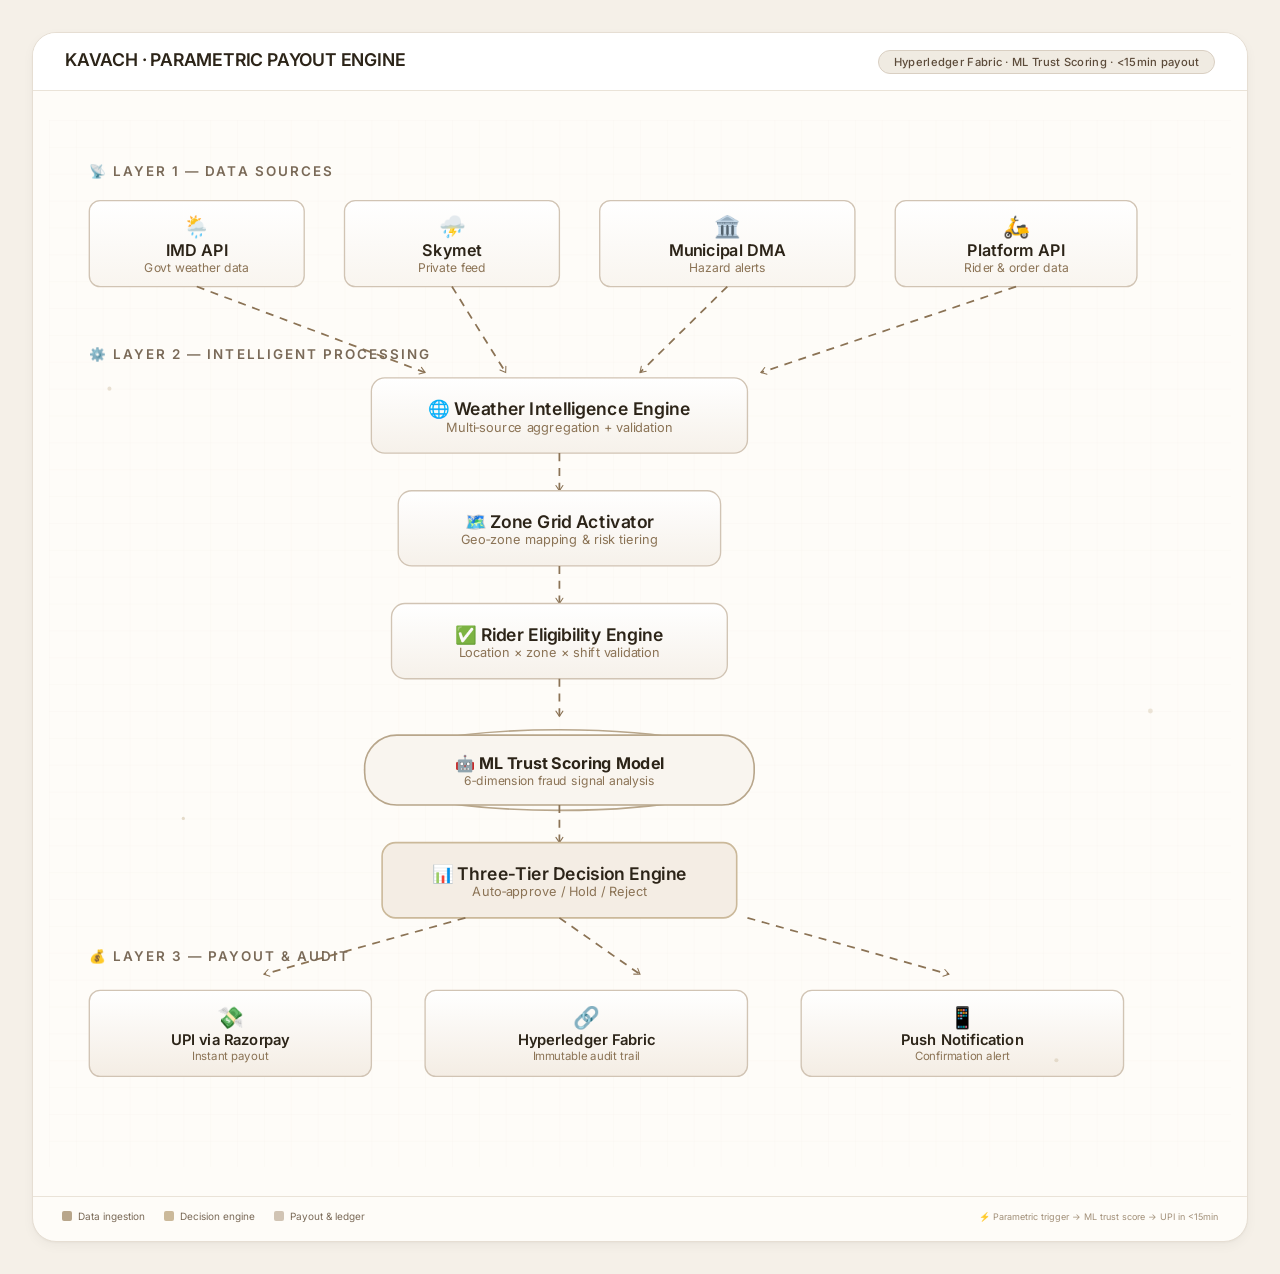
<file: architecture.html>
<!DOCTYPE html>
<html lang="en">
<head>
  <meta charset="UTF-8">
  <meta name="viewport" content="width=device-width, initial-scale=1.0, user-scalable=yes">
  <title>Kavach Architecture — Parametric Payout Engine</title>
  <link href="https://fonts.googleapis.com/css2?family=Inter:opsz,wght@14..32,400;14..32,500;14..32,600;14..32,700&display=swap" rel="stylesheet">
  <style>
    * {
      margin: 0;
      padding: 0;
      box-sizing: border-box;
    }

    body {
      background: #F5F0E8;  /* soft beige paper */
      font-family: 'Inter', sans-serif;
      display: flex;
      justify-content: center;
      align-items: center;
      min-height: 100vh;
      padding: 2rem;
    }

    /* main card — subtle, human‑crafted feel */
    .arch-card {
      max-width: 1280px;
      width: 100%;
      background: #FEFCF8;
      border-radius: 1.5rem;
      box-shadow: 0 4px 12px rgba(0, 0, 0, 0.04), 0 1px 2px rgba(0, 0, 0, 0.03);
      border: 1px solid #E6DED3;
      overflow: hidden;
    }

    .arch-header {
      padding: 1rem 2rem;
      background: #FFFFFF;
      border-bottom: 1px solid #EAE3D8;
      display: flex;
      align-items: baseline;
      justify-content: space-between;
      flex-wrap: wrap;
      gap: 0.8rem;
    }

    .arch-title {
      font-weight: 600;
      font-size: 1.1rem;
      letter-spacing: -0.2px;
      color: #2C2418;
      display: inline-flex;
      align-items: center;
      gap: 8px;
    }

    .arch-badge {
      background: #F0EBE2;
      border-radius: 40px;
      padding: 0.25rem 0.9rem;
      font-size: 0.7rem;
      font-weight: 500;
      color: #5C4B3A;
      letter-spacing: 0.3px;
      border: 0.5px solid #D9CFC2;
    }

    .svg-container {
      padding: 1.8rem 1rem 1.8rem 1rem;
      position: relative;
      width: 100%;
      overflow-x: auto;
      overflow-y: visible;
      background: #FEFCF8;
    }

    .kv-svg {
      display: block;
      width: 100%;
      height: auto;
      min-width: 880px;
    }

    /* tooltip — clean, neutral */
    .custom-tooltip {
      position: fixed;
      background: #2C2418;
      border-radius: 0.75rem;
      padding: 0.65rem 1.1rem;
      font-family: 'Inter', sans-serif;
      font-size: 0.75rem;
      font-weight: 450;
      color: #FEFCF8;
      max-width: 260px;
      pointer-events: none;
      z-index: 1000;
      border-left: 2px solid #CBB99A;
      box-shadow: 0 8px 20px rgba(0, 0, 0, 0.1);
      transition: opacity 0.15s, transform 0.15s;
      opacity: 0;
      transform: translateY(4px);
      line-height: 1.4;
    }

    .custom-tooltip.visible {
      opacity: 1;
      transform: translateY(0);
    }

    /* node hover — very subtle */
    .kv-node {
      cursor: pointer;
      transition: all 0.1s ease;
    }

    .kv-node:hover rect,
    .kv-node:hover ellipse {
      stroke-width: 1.8;
      stroke: #8B7355;
      filter: drop-shadow(0 1px 2px rgba(0,0,0,0.05));
    }

    /* dashed flow lines */
    .kv-flow {
      stroke-dasharray: 6 5;
      animation: dashFlow 1s linear infinite;
    }

    @keyframes dashFlow {
      to {
        stroke-dashoffset: -22;
      }
    }

    /* subtle pulse for ML node */
    .pulse-ring {
      animation: softPulse 2.5s ease-in-out infinite;
      transform-origin: center;
    }

    @keyframes softPulse {
      0%, 100% {
        transform: scale(1);
        opacity: 0.4;
      }
      50% {
        transform: scale(1.05);
        opacity: 0.15;
      }
    }

    .svg-container::-webkit-scrollbar {
      height: 5px;
    }
    .svg-container::-webkit-scrollbar-track {
      background: #EDE6DC;
      border-radius: 10px;
    }
    .svg-container::-webkit-scrollbar-thumb {
      background: #B8A68B;
      border-radius: 10px;
    }
  </style>
</head>
<body>
<div class="arch-card">
  <div class="arch-header">
    <div class="arch-title">
      <span>KAVACH · PARAMETRIC PAYOUT ENGINE</span>
    </div>
    <div class="arch-badge">Hyperledger Fabric · ML Trust Scoring · &lt;15min payout</div>
  </div>
  <div class="svg-container">
    <svg class="kv-svg" viewBox="0 0 880 780" xmlns="http://www.w3.org/2000/svg">
      <defs>
        <!-- subtle gradients, no heavy shine -->
        <linearGradient id="layer1Grad" x1="0%" y1="0%" x2="0%" y2="100%">
          <stop offset="0%" stop-color="#FFFFFF"/>
          <stop offset="100%" stop-color="#F9F5EF"/>
        </linearGradient>
        <linearGradient id="layer2Grad" x1="0%" y1="0%" x2="0%" y2="100%">
          <stop offset="0%" stop-color="#FFFFFF"/>
          <stop offset="100%" stop-color="#F6F1EA"/>
        </linearGradient>
        <linearGradient id="layer3Grad" x1="0%" y1="0%" x2="0%" y2="100%">
          <stop offset="0%" stop-color="#FFFFFF"/>
          <stop offset="100%" stop-color="#F4EDE4"/>
        </linearGradient>
        <marker id="arrowMarker" viewBox="0 0 10 10" refX="8" refY="5" markerWidth="5" markerHeight="5" orient="auto">
          <path d="M2 1L8 5L2 9" fill="none" stroke="#8B7355" stroke-width="1.2" stroke-linecap="round"/>
        </marker>
      </defs>

      <!-- very light paper texture background -->
      <rect width="100%" height="100%" fill="#FEFCF8" />
      <pattern id="fineGrid" width="20" height="20" patternUnits="userSpaceOnUse">
        <path d="M 20 0 L 0 0 0 20" fill="none" stroke="#E8E0D6" stroke-width="0.4" opacity="0.4"/>
      </pattern>
      <rect width="100%" height="100%" fill="url(#fineGrid)" />

      <!-- ================= LAYER 1 ================= -->
      <text x="30" y="42" fill="#7A6A58" font-size="10" font-weight="600" letter-spacing="1.5" font-family="'Inter',sans-serif">📡 LAYER 1 — DATA SOURCES</text>

      <g class="kv-node" data-tip="India Meteorological Department (IMD) API — real‑time weather alerts, cyclone warnings, and rainfall data across 700+ districts.">
        <rect x="30" y="60" width="160" height="64" rx="8" fill="url(#layer1Grad)" stroke="#D1C4B4" stroke-width="1"/>
        <foreignObject x="30" y="60" width="160" height="64">
          <div xmlns="http://www.w3.org/1999/xhtml" style="display:flex; flex-direction:column; align-items:center; justify-content:center; height:100%; text-align:center;">
            <div style="font-size:16px;">🌦️</div>
            <div style="font-size:12px; font-weight:600; color:#2C2418;">IMD API</div>
            <div style="font-size:9px; color:#8B7355;">Govt weather data</div>
          </div>
        </foreignObject>
      </g>

      <g class="kv-node" data-tip="Skymet private weather feed — hyperlocal precipitation, lightning intensity, and 1km storm resolution.">
        <rect x="220" y="60" width="160" height="64" rx="8" fill="url(#layer1Grad)" stroke="#D1C4B4" stroke-width="1"/>
        <foreignObject x="220" y="60" width="160" height="64">
          <div xmlns="http://www.w3.org/1999/xhtml" style="display:flex; flex-direction:column; align-items:center; justify-content:center; height:100%;">
            <div style="font-size:16px;">⛈️</div>
            <div style="font-size:12px; font-weight:600; color:#2C2418;">Skymet</div>
            <div style="font-size:9px; color:#8B7355;">Private feed</div>
          </div>
        </foreignObject>
      </g>

      <g class="kv-node" data-tip="Municipal Disaster Management Authority — real‑time flood zones, road closures, and city‑level emergency alerts.">
        <rect x="410" y="60" width="190" height="64" rx="8" fill="url(#layer1Grad)" stroke="#D1C4B4" stroke-width="1"/>
        <foreignObject x="410" y="60" width="190" height="64">
          <div xmlns="http://www.w3.org/1999/xhtml" style="display:flex; flex-direction:column; align-items:center; justify-content:center; height:100%;">
            <div style="font-size:16px;">🏛️</div>
            <div style="font-size:12px; font-weight:600; color:#2C2418;">Municipal DMA</div>
            <div style="font-size:9px; color:#8B7355;">Hazard alerts</div>
          </div>
        </foreignObject>
      </g>

      <g class="kv-node" data-tip="Platform Partner API — live rider coordinates, shift status, active order metadata from Zomato, Swiggy, Uber.">
        <rect x="630" y="60" width="180" height="64" rx="8" fill="url(#layer1Grad)" stroke="#D1C4B4" stroke-width="1"/>
        <foreignObject x="630" y="60" width="180" height="64">
          <div xmlns="http://www.w3.org/1999/xhtml" style="display:flex; flex-direction:column; align-items:center; justify-content:center; height:100%;">
            <div style="font-size:16px;">🛵</div>
            <div style="font-size:12px; font-weight:600; color:#2C2418;">Platform API</div>
            <div style="font-size:9px; color:#8B7355;">Rider &amp; order data</div>
          </div>
        </foreignObject>
      </g>

      <!-- arrows layer 1 → 2 -->
      <path class="kv-flow" d="M110 124 L280 188" stroke="#8B7355" stroke-width="1.3" fill="none" marker-end="url(#arrowMarker)"/>
      <path class="kv-flow" d="M300 124 L340 188" stroke="#8B7355" stroke-width="1.3" fill="none" marker-end="url(#arrowMarker)"/>
      <path class="kv-flow" d="M505 124 L440 188" stroke="#8B7355" stroke-width="1.3" fill="none" marker-end="url(#arrowMarker)"/>
      <path class="kv-flow" d="M720 124 L530 188" stroke="#8B7355" stroke-width="1.3" fill="none" marker-end="url(#arrowMarker)"/>

      <!-- ================= LAYER 2 ================= -->
      <text x="30" y="178" fill="#7A6A58" font-size="10" font-weight="600" letter-spacing="1.5" font-family="'Inter',sans-serif">⚙️ LAYER 2 — INTELLIGENT PROCESSING</text>

      <g class="kv-node" data-tip="Weather Intelligence Engine: cross‑validates IMD, Skymet, municipal feeds, eliminates false positives using consensus.">
        <rect x="240" y="192" width="280" height="56" rx="10" fill="url(#layer2Grad)" stroke="#D1C4B4" stroke-width="1"/>
        <foreignObject x="240" y="192" width="280" height="56">
          <div xmlns="http://www.w3.org/1999/xhtml" style="display:flex; flex-direction:column; align-items:center; justify-content:center; height:100%;">
            <div style="font-size:13px; font-weight:600; color:#2C2418;">🌐 Weather Intelligence Engine</div>
            <div style="font-size:9.5px; color:#8B7355;">Multi‑source aggregation + validation</div>
          </div>
        </foreignObject>
      </g>

      <path class="kv-flow" d="M380 248 L380 276" stroke="#8B7355" stroke-width="1.3" fill="none" marker-end="url(#arrowMarker)"/>

      <g class="kv-node" data-tip="Zone Grid Activator: maps weather polygons to 2km² delivery zones, assigns RED/YELLOW/GREEN risk levels.">
        <rect x="260" y="276" width="240" height="56" rx="10" fill="url(#layer2Grad)" stroke="#D1C4B4" stroke-width="1"/>
        <foreignObject x="260" y="276" width="240" height="56">
          <div xmlns="http://www.w3.org/1999/xhtml" style="display:flex; flex-direction:column; align-items:center; justify-content:center; height:100%;">
            <div style="font-size:13px; font-weight:600; color:#2C2418;">🗺️ Zone Grid Activator</div>
            <div style="font-size:9.5px; color:#8B7355;">Geo‑zone mapping & risk tiering</div>
          </div>
        </foreignObject>
      </g>

      <path class="kv-flow" d="M380 332 L380 360" stroke="#8B7355" stroke-width="1.3" fill="none" marker-end="url(#arrowMarker)"/>

      <g class="kv-node" data-tip="Rider Eligibility Engine: matches live rider location, shift window, and affected zones — filters ineligible riders.">
        <rect x="255" y="360" width="250" height="56" rx="10" fill="url(#layer2Grad)" stroke="#D1C4B4" stroke-width="1"/>
        <foreignObject x="255" y="360" width="250" height="56">
          <div xmlns="http://www.w3.org/1999/xhtml" style="display:flex; flex-direction:column; align-items:center; justify-content:center; height:100%;">
            <div style="font-size:13px; font-weight:600; color:#2C2418;">✅ Rider Eligibility Engine</div>
            <div style="font-size:9.5px; color:#8B7355;">Location × zone × shift validation</div>
          </div>
        </foreignObject>
      </g>

      <path class="kv-flow" d="M380 416 L380 444" stroke="#8B7355" stroke-width="1.3" fill="none" marker-end="url(#arrowMarker)"/>

      <!-- ML Trust Scoring with soft pulse ring -->
      <g class="kv-node" data-tip="ML Trust Scoring Model (XGBoost) — analyses 6 signals: GPS trajectory, gyroscope, barometric pressure, cell tower, work history, order status.">
        <ellipse cx="380" cy="484" rx="145" ry="30" fill="none" stroke="#B8A68B" stroke-width="1.2" class="pulse-ring"/>
        <rect x="235" y="458" width="290" height="52" rx="24" fill="#F9F5EF" stroke="#B8A68B" stroke-width="1.2"/>
        <foreignObject x="235" y="458" width="290" height="52">
          <div xmlns="http://www.w3.org/1999/xhtml" style="display:flex; flex-direction:column; align-items:center; justify-content:center; height:100%;">
            <div style="font-size:12px; font-weight:700; color:#2C2418;">🤖 ML Trust Scoring Model</div>
            <div style="font-size:9px; color:#8B7355;">6‑dimension fraud signal analysis</div>
          </div>
        </foreignObject>
      </g>

      <path class="kv-flow" d="M380 510 L380 538" stroke="#8B7355" stroke-width="1.3" fill="none" marker-end="url(#arrowMarker)"/>

      <g class="kv-node" data-tip="Three‑Tier Decision Engine: Score >75 → Auto‑approve. 45–75 → Hold for review. &lt;45 → Reject or manual investigation.">
        <rect x="248" y="538" width="264" height="56" rx="10" fill="#F4EDE4" stroke="#CBB99A" stroke-width="1.2"/>
        <foreignObject x="248" y="538" width="264" height="56">
          <div xmlns="http://www.w3.org/1999/xhtml" style="display:flex; flex-direction:column; align-items:center; justify-content:center; height:100%;">
            <div style="font-size:13px; font-weight:600; color:#2C2418;">📊 Three‑Tier Decision Engine</div>
            <div style="font-size:9.5px; color:#8B7355;">Auto‑approve / Hold / Reject</div>
          </div>
        </foreignObject>
      </g>

      <!-- arrows to output layer -->
      <path class="kv-flow" d="M310 594 L160 636" stroke="#8B7355" stroke-width="1.3" fill="none" marker-end="url(#arrowMarker)"/>
      <path class="kv-flow" d="M380 594 L440 636" stroke="#8B7355" stroke-width="1.3" fill="none" marker-end="url(#arrowMarker)"/>
      <path class="kv-flow" d="M520 594 L670 636" stroke="#8B7355" stroke-width="1.3" fill="none" marker-end="url(#arrowMarker)"/>

      <!-- ================= LAYER 3 ================= -->
      <text x="30" y="626" fill="#7A6A58" font-size="10" font-weight="600" letter-spacing="1.5" font-family="'Inter',sans-serif">💰 LAYER 3 — PAYOUT &amp; AUDIT</text>

      <g class="kv-node" data-tip="Razorpay UPI Payout: instant transfer to rider's bank account. Average latency &lt;6 seconds after approval.">
        <rect x="30" y="648" width="210" height="64" rx="8" fill="url(#layer3Grad)" stroke="#D1C4B4" stroke-width="1"/>
        <foreignObject x="30" y="648" width="210" height="64">
          <div xmlns="http://www.w3.org/1999/xhtml" style="display:flex; flex-direction:column; align-items:center; justify-content:center; height:100%;">
            <div style="font-size:16px;">💸</div>
            <div style="font-size:11px; font-weight:600; color:#2C2418;">UPI via Razorpay</div>
            <div style="font-size:8.5px; color:#8B7355;">Instant payout</div>
          </div>
        </foreignObject>
      </g>

      <g class="kv-node" data-tip="Hyperledger Fabric: immutable ledger storing every payout trigger, score, and transaction hash for audit and compliance.">
        <rect x="280" y="648" width="240" height="64" rx="8" fill="url(#layer3Grad)" stroke="#D1C4B4" stroke-width="1"/>
        <foreignObject x="280" y="648" width="240" height="64">
          <div xmlns="http://www.w3.org/1999/xhtml" style="display:flex; flex-direction:column; align-items:center; justify-content:center; height:100%;">
            <div style="font-size:16px;">🔗</div>
            <div style="font-size:11px; font-weight:600; color:#2C2418;">Hyperledger Fabric</div>
            <div style="font-size:8.5px; color:#8B7355;">Immutable audit trail</div>
          </div>
        </foreignObject>
      </g>

      <g class="kv-node" data-tip="Push notification to rider's device with payout confirmation, amount, and reference ID. Real‑time user experience.">
        <rect x="560" y="648" width="240" height="64" rx="8" fill="url(#layer3Grad)" stroke="#D1C4B4" stroke-width="1"/>
        <foreignObject x="560" y="648" width="240" height="64">
          <div xmlns="http://www.w3.org/1999/xhtml" style="display:flex; flex-direction:column; align-items:center; justify-content:center; height:100%;">
            <div style="font-size:16px;">📱</div>
            <div style="font-size:11px; font-weight:600; color:#2C2418;">Push Notification</div>
            <div style="font-size:8.5px; color:#8B7355;">Confirmation alert</div>
          </div>
        </foreignObject>
      </g>

      <!-- very subtle decorative dots (hand-drawn feel) -->
      <circle cx="45" cy="200" r="1.5" fill="#CBB99A" opacity="0.4"/>
      <circle cx="820" cy="440" r="1.8" fill="#CBB99A" opacity="0.35"/>
      <circle cx="100" cy="520" r="1.2" fill="#CBB99A" opacity="0.5"/>
      <circle cx="750" cy="700" r="1.5" fill="#CBB99A" opacity="0.4"/>
    </svg>
  </div>
  <div style="padding: 0.8rem 1.8rem 1.2rem; border-top: 1px solid #EAE3D8; display: flex; gap: 1rem; flex-wrap: wrap; justify-content: space-between; align-items: center;">
    <div style="display: flex; gap: 1.2rem;">
      <div style="display: flex; align-items: center; gap: 6px;"><span style="width: 10px; height: 10px; background: #B8A68B; border-radius: 2px;"></span><span style="font-size: 10px; color: #7A6A58;">Data ingestion</span></div>
      <div style="display: flex; align-items: center; gap: 6px;"><span style="width: 10px; height: 10px; background: #CBB99A; border-radius: 2px;"></span><span style="font-size: 10px; color: #7A6A58;">Decision engine</span></div>
      <div style="display: flex; align-items: center; gap: 6px;"><span style="width: 10px; height: 10px; background: #D1C4B4; border-radius: 2px;"></span><span style="font-size: 10px; color: #7A6A58;">Payout & ledger</span></div>
    </div>
    <div style="font-size: 9px; color: #A18F78;">⚡ Parametric trigger → ML trust score → UPI in &lt;15min</div>
  </div>
</div>

<div class="custom-tooltip" id="archTooltip"></div>

<script>
  (function() {
    const tooltip = document.getElementById('archTooltip');
    const nodes = document.querySelectorAll('.kv-node');

    function showTooltip(event, text) {
      tooltip.innerHTML = text;
      tooltip.classList.add('visible');
      let x = event.clientX + 14;
      let y = event.clientY + 14;
      const rect = tooltip.getBoundingClientRect();
      const vw = window.innerWidth, vh = window.innerHeight;
      if (x + (rect.width || 240) > vw) x = event.clientX - (rect.width || 240) - 10;
      if (y + (rect.height || 70) > vh) y = event.clientY - (rect.height || 70) - 10;
      tooltip.style.left = x + 'px';
      tooltip.style.top = y + 'px';
    }

    function hideTooltip() {
      tooltip.classList.remove('visible');
    }

    nodes.forEach(node => {
      const tip = node.getAttribute('data-tip');
      if (!tip) return;
      node.addEventListener('mouseenter', (e) => showTooltip(e, tip));
      node.addEventListener('mousemove', (e) => {
        let x = e.clientX + 14;
        let y = e.clientY + 14;
        const rect = tooltip.getBoundingClientRect();
        const vw = window.innerWidth;
        if (x + (rect.width || 240) > vw) x = e.clientX - (rect.width || 240) - 10;
        if (y + (rect.height || 70) > window.innerHeight) y = e.clientY - (rect.height || 70) - 10;
        tooltip.style.left = x + 'px';
        tooltip.style.top = y + 'px';
      });
      node.addEventListener('mouseleave', hideTooltip);
    });
  })();
</script>
</body>
</html>
</file>
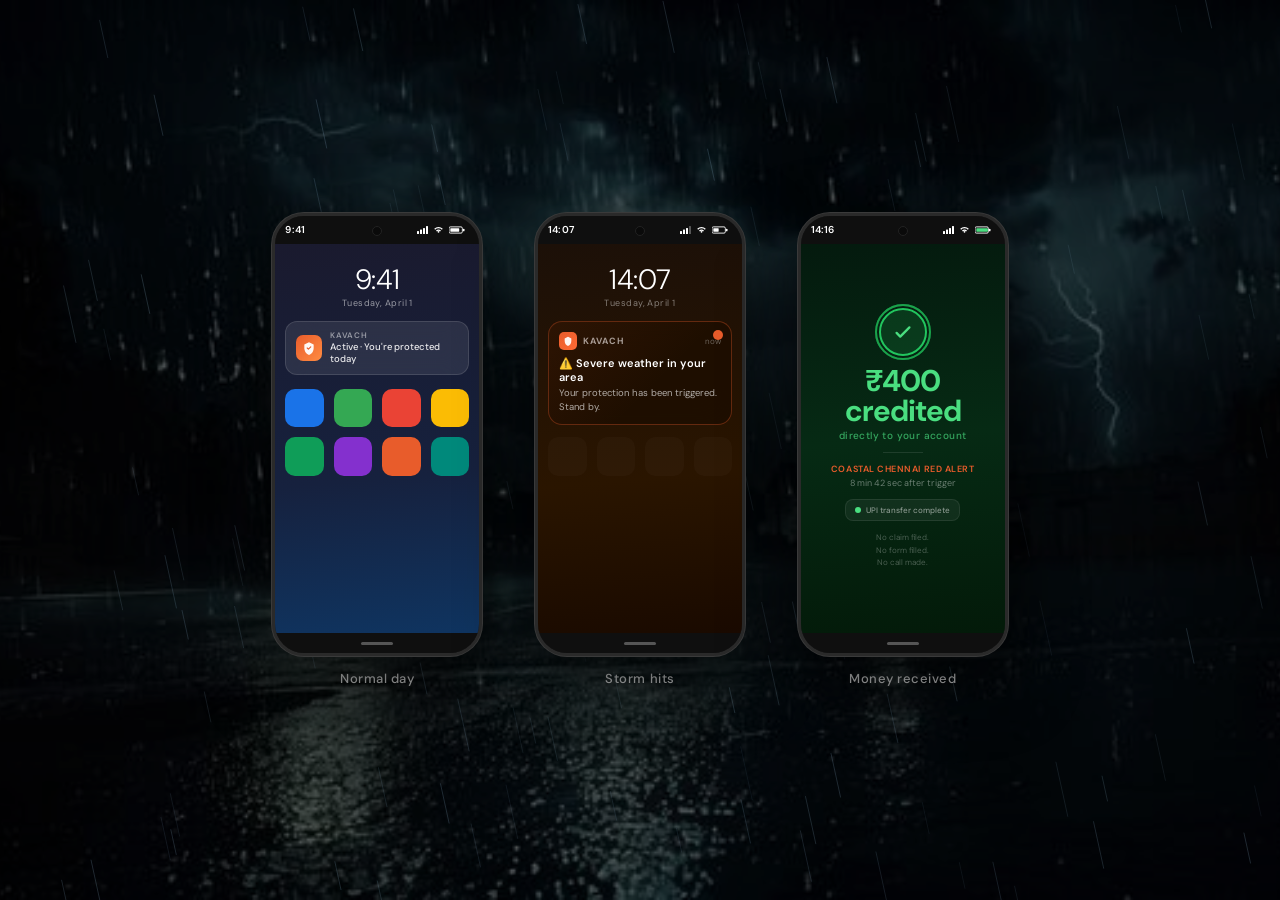
<file: rider-experience.html>
<!DOCTYPE html>
<html lang="en">
<head>
  <meta charset="UTF-8" />
  <meta name="viewport" content="width=device-width, initial-scale=1.0" />
  <title>Kavach – Phone Mockups</title>
  <link href="https://fonts.googleapis.com/css2?family=DM+Sans:ital,opsz,wght@0,9..40,300;0,9..40,400;0,9..40,500;0,9..40,600;0,9..40,700;1,9..40,400&display=swap" rel="stylesheet">
  <style>
    *, *::before, *::after { box-sizing: border-box; margin: 0; padding: 0; }

    html, body {
      min-height: 100%;
      font-family: 'DM Sans', sans-serif;
      overflow-x: hidden;
    }

    /* ── Storm background ── */
    #bg-wrap {
      position: fixed;
      inset: 0;
      z-index: 0;
    }
    #bg-img {
      position: absolute;
      inset: 0;
      width: 100%;
      height: 100%;
      object-fit: cover;
      object-position: center;
      filter: brightness(0.55) saturate(0.85);
    }
    /* dark overlay so phones pop */
    #bg-overlay {
      position: absolute;
      inset: 0;
      background: rgba(0,0,0,0.38);
    }
    /* canvas for extra rain/lightning on top */
    #bg-storm {
      position: absolute;
      inset: 0;
      pointer-events: none;
    }

    /* ── Layout ── */
    #kavach-mockup-section {
      position: relative;
      z-index: 1;
      max-width: 800px;
      width: 100%;
      margin: 0 auto;
      padding: 48px 16px;
      min-height: 100vh;
      display: flex;
      align-items: center;
    }

    .kv-stage {
      display: flex;
      gap: 20px;
      justify-content: center;
      align-items: flex-end;
      flex-wrap: nowrap;
      width: 100%;
    }

    .kv-phone-wrap {
      display: flex;
      flex-direction: column;
      align-items: center;
      gap: 14px;
      flex: 1;
      min-width: 0;
      opacity: 1;
      transform: none;
    }

    .kv-label {
      font-size: 13px;
      font-weight: 500;
      color: rgba(255,255,255,0.75);
      letter-spacing: 0.04em;
      text-align: center;
      text-shadow: 0 1px 6px rgba(0,0,0,0.7);
    }

    /* ── Android phone frame ── */
    .kv-phone {
      width: 100%;
      max-width: 210px;
      aspect-ratio: 9/19;
      background: #111;
      border-radius: 32px;
      border: 3px solid #2a2a2a;
      box-shadow:
        0 0 0 1px #3a3a3a,
        0 24px 70px rgba(0,0,0,0.7),
        inset 0 0 0 1px #1e1e1e;
      position: relative;
      overflow: hidden;
      display: flex;
      flex-direction: column;
    }
    .kv-phone::before {
      content: '';
      position: absolute;
      right: -5px; top: 80px;
      width: 4px; height: 50px;
      background: #2a2a2a;
      border-radius: 0 3px 3px 0;
    }
    .kv-phone::after {
      content: '';
      position: absolute;
      left: -5px; top: 70px;
      width: 4px; height: 36px;
      background: #2a2a2a;
      border-radius: 3px 0 0 3px;
      box-shadow: 0 44px 0 #2a2a2a;
    }

    .kv-camera {
      position: absolute;
      top: 10px; left: 50%;
      transform: translateX(-50%);
      width: 10px; height: 10px;
      background: #0a0a0a;
      border-radius: 50%;
      border: 1px solid #222;
      z-index: 10;
    }

    .kv-statusbar {
      height: 28px;
      background: #0f0f0f;
      display: flex;
      align-items: center;
      justify-content: space-between;
      padding: 0 14px 0 10px;
      flex-shrink: 0;
    }
    .kv-statusbar-time { font-size: 10px; font-weight: 600; color: #fff; letter-spacing: 0.02em; }
    .kv-statusbar-icons { display: flex; gap: 5px; align-items: center; }
    .kv-statusbar-icons svg { fill: #fff; }

    .kv-screen {
      flex: 1;
      background: #181818;
      display: flex;
      flex-direction: column;
      position: relative;
      overflow: hidden;
    }

    .kv-navbar {
      height: 20px;
      background: #0f0f0f;
      display: flex;
      align-items: center;
      justify-content: center;
      flex-shrink: 0;
    }
    .kv-nav-pill { width: 32px; height: 3px; background: #555; border-radius: 2px; }

    /* ── Screen 1 ── */
    .kv-s1 .kv-screen { background: linear-gradient(175deg, #1a1a2e 0%, #16213e 60%, #0f3460 100%); }
    .kv-s1-wallpaper  { flex: 1; display: flex; flex-direction: column; padding: 12px 10px 8px; gap: 8px; }
    .kv-s1-time-widget { text-align: center; padding: 10px 0 4px; }
    .kv-s1-clock { font-size: 28px; font-weight: 300; color: #fff; letter-spacing: -0.5px; line-height: 1; }
    .kv-s1-date  { font-size: 9px; color: rgba(255,255,255,0.55); margin-top: 3px; letter-spacing: 0.05em; }
    .kv-s1-notification {
      background: rgba(255,255,255,0.09);
      backdrop-filter: blur(12px);
      border: 1px solid rgba(255,255,255,0.12);
      border-radius: 12px;
      padding: 8px 10px;
      display: flex; align-items: center; gap: 8px;
    }
    .kv-s1-notif-icon {
      width: 26px; height: 26px;
      background: linear-gradient(135deg, #E85C2B, #ff8c42);
      border-radius: 7px;
      display: flex; align-items: center; justify-content: center;
      flex-shrink: 0;
      animation: kv-breathe 2.8s ease-in-out infinite;
    }
    @keyframes kv-breathe {
      0%,100% { box-shadow: 0 0 6px rgba(232,92,43,0.4); }
      50%      { box-shadow: 0 0 14px rgba(232,92,43,0.8); }
    }
    .kv-s1-notif-text { flex: 1; min-width: 0; }
    .kv-s1-notif-app  { font-size: 8px; font-weight: 600; color: rgba(255,255,255,0.5); letter-spacing: 0.08em; text-transform: uppercase; }
    .kv-s1-notif-msg  { font-size: 9.5px; font-weight: 500; color: rgba(255,255,255,0.9); line-height: 1.3; margin-top: 1px; }
    .kv-s1-app-grid   { display: grid; grid-template-columns: repeat(4,1fr); gap: 10px; margin-top: 6px; }
    .kv-s1-app-icon   { aspect-ratio: 1; border-radius: 10px; background: rgba(255,255,255,0.08); }
    .kv-s1-app-icon.c1{background:#1a73e8}.kv-s1-app-icon.c2{background:#34a853}
    .kv-s1-app-icon.c3{background:#ea4335}.kv-s1-app-icon.c4{background:#fbbc04}
    .kv-s1-app-icon.c5{background:#0f9d58}.kv-s1-app-icon.c6{background:#8430ce}
    .kv-s1-app-icon.c7{background:#E85C2B}.kv-s1-app-icon.c8{background:#00897b}

    /* ── Screen 2 ── */
    .kv-s2 .kv-screen { background: linear-gradient(175deg, #1c1008 0%, #2a1500 60%, #1a0a00 100%); }
    .kv-s2-wallpaper  { flex: 1; display: flex; flex-direction: column; padding: 12px 10px 8px; gap: 8px; }
    .kv-s2-time-widget{ text-align: center; padding: 10px 0 4px; }
    .kv-s2-clock { font-size: 28px; font-weight: 300; color: #fff; letter-spacing: -0.5px; line-height: 1; }
    .kv-s2-date  { font-size: 9px; color: rgba(255,255,255,0.45); margin-top: 3px; letter-spacing: 0.05em; }
    .kv-s2-push {
      background: rgba(30,15,0,0.85);
      backdrop-filter: blur(16px);
      border: 1px solid rgba(232,92,43,0.35);
      border-radius: 14px;
      padding: 10px;
      position: relative; overflow: hidden;
    }
    .kv-s2-push::before {
      content: '';
      position: absolute; inset: 0;
      background: linear-gradient(135deg, rgba(232,92,43,0.08), transparent 60%);
    }
    .kv-s2-push-header { display: flex; align-items: center; gap: 6px; margin-bottom: 6px; }
    .kv-s2-push-appicon {
      width: 18px; height: 18px;
      background: linear-gradient(135deg, #E85C2B, #ff6b35);
      border-radius: 5px;
      display: flex; align-items: center; justify-content: center; flex-shrink: 0;
    }
    .kv-s2-push-appname { font-size: 9px; font-weight: 700; color: rgba(255,255,255,0.6); letter-spacing: 0.1em; text-transform: uppercase; flex: 1; }
    .kv-s2-push-time    { font-size: 8px; color: rgba(255,255,255,0.35); }
    .kv-s2-push-badge {
      position: absolute; top: 8px; right: 8px;
      width: 10px; height: 10px;
      background: #E85C2B; border-radius: 50%;
      animation: kv-pulse-badge 1.4s ease-in-out infinite;
    }
    @keyframes kv-pulse-badge {
      0%,100% { transform: scale(1); box-shadow: 0 0 0 0 rgba(232,92,43,0.7); }
      50%      { transform: scale(1.1); box-shadow: 0 0 0 5px rgba(232,92,43,0); }
    }
    .kv-s2-push-title { font-size: 11px; font-weight: 600; color: #fff; line-height: 1.3; position: relative; }
    .kv-s2-push-body  { font-size: 9.5px; color: rgba(255,255,255,0.65); line-height: 1.4; margin-top: 3px; position: relative; }
    .kv-s2-app-grid   { display: grid; grid-template-columns: repeat(4,1fr); gap: 10px; margin-top: 4px; opacity: 0.4; }
    .kv-s2-app-icon   { aspect-ratio: 1; border-radius: 10px; background: rgba(255,255,255,0.06); }

    /* phone rain (screen 2) */
    .kv-rain { position: absolute; inset: 0; pointer-events: none; overflow: hidden; opacity: 0.2; }
    .kv-raindrop {
      position: absolute; top: -10%; width: 1px;
      background: linear-gradient(to bottom, transparent, rgba(255,255,255,0.9));
      animation: kv-fall linear infinite;
    }
    @keyframes kv-fall { to { transform: translateY(130%); } }

    /* ── Screen 3 ── */
    .kv-s3 .kv-screen { background: linear-gradient(175deg, #041a0e 0%, #062a14 50%, #031a09 100%); }
    .kv-s3-content {
      flex: 1; display: flex; flex-direction: column;
      align-items: center; justify-content: center;
      padding: 10px 12px; text-align: center;
    }
    .kv-s3-check-wrap { width: 48px; height: 48px; position: relative; margin-bottom: 10px; }
    .kv-s3-circle {
      width: 48px; height: 48px; border-radius: 50%;
      background: rgba(34,197,94,0.15);
      border: 2px solid #22c55e;
      display: flex; align-items: center; justify-content: center;
    }
    .kv-s3-ring {
      position: absolute; inset: -4px; border-radius: 50%;
      border: 2px solid rgba(34,197,94,0.4);
      animation: kv-ring-out 2s ease-out infinite;
    }
    .kv-s3-ring:nth-child(2){ animation-delay: 0.5s; }
    .kv-s3-ring:nth-child(3){ animation-delay: 1s; }
    @keyframes kv-ring-out {
      0%  { transform: scale(1); opacity: 0.6; }
      100%{ transform: scale(2.2); opacity: 0; }
    }
    .kv-s3-amount   { font-size: 30px; font-weight: 700; color: #4ade80; letter-spacing: -1px; line-height: 1; }
    .kv-s3-credited { font-size: 10px; font-weight: 500; color: rgba(74,222,128,0.7); letter-spacing: 0.04em; margin-top: 3px; }
    .kv-s3-divider  { width: 40px; height: 1px; background: rgba(255,255,255,0.1); margin: 10px auto; }
    .kv-s3-event    { font-size: 9px; font-weight: 600; color: #E85C2B; letter-spacing: 0.06em; text-transform: uppercase; }
    .kv-s3-timing   { font-size: 9px; color: rgba(255,255,255,0.4); margin-top: 2px; }
    .kv-s3-upi {
      display: flex; align-items: center; gap: 5px; margin-top: 10px;
      background: rgba(255,255,255,0.05);
      border: 1px solid rgba(255,255,255,0.08);
      border-radius: 8px; padding: 5px 9px;
    }
    .kv-s3-upi-dot  { width: 6px; height: 6px; border-radius: 50%; background: #4ade80; animation: kv-blink 1.5s ease-in-out infinite; }
    @keyframes kv-blink { 0%,100%{opacity:1} 50%{opacity:0.3} }
    .kv-s3-upi-text { font-size: 8px; font-weight: 500; color: rgba(255,255,255,0.5); }
    .kv-s3-tagline  { font-size: 8px; color: rgba(255,255,255,0.28); line-height: 1.6; margin-top: 10px; padding: 0 4px; }

    @media (max-width: 520px) { .kv-stage{gap:10px} .kv-s1-clock,.kv-s2-clock{font-size:22px} }
    @media (max-width: 380px) { .kv-stage{gap:6px} }
  </style>
</head>
<body>

<!-- Storm background -->
<div id="bg-wrap">
  <img id="bg-img" src="[data-uri]" alt="" />
  <div id="bg-overlay"></div>
  <canvas id="bg-storm"></canvas>
</div>

<div id="kavach-mockup-section">
  <div class="kv-stage">

    <!-- SCREEN 1 -->
    <div class="kv-phone-wrap">
      <div class="kv-phone kv-s1">
        <div class="kv-camera"></div>
        <div class="kv-statusbar">
          <span class="kv-statusbar-time">9:41</span>
          <div class="kv-statusbar-icons">
            <svg width="11" height="8" viewBox="0 0 11 8"><rect x="0" y="5" width="2" height="3" rx="0.5"/><rect x="3" y="3.5" width="2" height="4.5" rx="0.5"/><rect x="6" y="2" width="2" height="6" rx="0.5"/><rect x="9" y="0" width="2" height="8" rx="0.5"/></svg>
            <svg width="11" height="8" viewBox="0 0 12 9"><path d="M6 7.5a1 1 0 110-2 1 1 0 010 2zm-2.8-2.3a4 4 0 015.6 0l-1 1a2.6 2.6 0 00-3.6 0l-1-1zm-2-2a6.6 6.6 0 019.6 0l-1 1a5.2 5.2 0 00-7.6 0l-1-1z" fill-rule="evenodd"/></svg>
            <svg width="16" height="8" viewBox="0 0 18 9"><rect x="0" y="1" width="15" height="7" rx="1.5" fill="none" stroke="white" stroke-width="1"/><rect x="15.5" y="3" width="2" height="3" rx="1"/><rect x="1.5" y="2.5" width="10" height="4" rx="0.5" fill="white"/></svg>
          </div>
        </div>
        <div class="kv-screen">
          <div class="kv-s1-wallpaper">
            <div class="kv-s1-time-widget">
              <div class="kv-s1-clock">9:41</div>
              <div class="kv-s1-date">Tuesday, April 1</div>
            </div>
            <div class="kv-s1-notification">
              <div class="kv-s1-notif-icon">
                <svg width="14" height="14" viewBox="0 0 24 24" fill="none">
                  <path d="M12 2L4 6v6c0 5.5 3.5 10.7 8 12 4.5-1.3 8-6.5 8-12V6L12 2z" fill="white" opacity="0.95"/>
                  <path d="M9 12l2 2 4-4" stroke="#E85C2B" stroke-width="2" stroke-linecap="round" stroke-linejoin="round"/>
                </svg>
              </div>
              <div class="kv-s1-notif-text">
                <div class="kv-s1-notif-app">Kavach</div>
                <div class="kv-s1-notif-msg">Active · You're protected today</div>
              </div>
            </div>
            <div class="kv-s1-app-grid">
              <div class="kv-s1-app-icon c1"></div><div class="kv-s1-app-icon c2"></div>
              <div class="kv-s1-app-icon c3"></div><div class="kv-s1-app-icon c4"></div>
              <div class="kv-s1-app-icon c5"></div><div class="kv-s1-app-icon c6"></div>
              <div class="kv-s1-app-icon c7"></div><div class="kv-s1-app-icon c8"></div>
            </div>
          </div>
        </div>
        <div class="kv-navbar"><div class="kv-nav-pill"></div></div>
      </div>
      <div class="kv-label">Normal day</div>
    </div>

    <!-- SCREEN 2 -->
    <div class="kv-phone-wrap">
      <div class="kv-phone kv-s2">
        <div class="kv-camera"></div>
        <div class="kv-statusbar">
          <span class="kv-statusbar-time">14:07</span>
          <div class="kv-statusbar-icons">
            <svg width="11" height="8" viewBox="0 0 11 8"><rect x="0" y="5" width="2" height="3" rx="0.5"/><rect x="3" y="3.5" width="2" height="4.5" rx="0.5"/><rect x="6" y="2" width="2" height="6" rx="0.5"/><rect x="9" y="0" width="2" height="8" rx="0.5" opacity="0.3"/></svg>
            <svg width="11" height="8" viewBox="0 0 12 9"><path d="M6 7.5a1 1 0 110-2 1 1 0 010 2zm-2.8-2.3a4 4 0 015.6 0l-1 1a2.6 2.6 0 00-3.6 0l-1-1zm-2-2a6.6 6.6 0 019.6 0l-1 1a5.2 5.2 0 00-7.6 0l-1-1z" fill-rule="evenodd"/></svg>
            <svg width="16" height="8" viewBox="0 0 18 9"><rect x="0" y="1" width="15" height="7" rx="1.5" fill="none" stroke="white" stroke-width="1"/><rect x="15.5" y="3" width="2" height="3" rx="1"/><rect x="1.5" y="2.5" width="6" height="4" rx="0.5" fill="white"/></svg>
          </div>
        </div>
        <div class="kv-screen">
          <div class="kv-rain" id="kv-rain"></div>
          <div class="kv-s2-wallpaper">
            <div class="kv-s2-time-widget">
              <div class="kv-s2-clock">14:07</div>
              <div class="kv-s2-date">Tuesday, April 1</div>
            </div>
            <div class="kv-s2-push">
              <div class="kv-s2-push-badge"></div>
              <div class="kv-s2-push-header">
                <div class="kv-s2-push-appicon">
                  <svg width="10" height="10" viewBox="0 0 24 24" fill="none">
                    <path d="M12 2L4 6v6c0 5.5 3.5 10.7 8 12 4.5-1.3 8-6.5 8-12V6L12 2z" fill="white"/>
                  </svg>
                </div>
                <span class="kv-s2-push-appname">Kavach</span>
                <span class="kv-s2-push-time">now</span>
              </div>
              <div class="kv-s2-push-title">⚠️ Severe weather in your area</div>
              <div class="kv-s2-push-body">Your protection has been triggered. Stand by.</div>
            </div>
            <div class="kv-s2-app-grid">
              <div class="kv-s2-app-icon"></div><div class="kv-s2-app-icon"></div>
              <div class="kv-s2-app-icon"></div><div class="kv-s2-app-icon"></div>
            </div>
          </div>
        </div>
        <div class="kv-navbar"><div class="kv-nav-pill"></div></div>
      </div>
      <div class="kv-label">Storm hits</div>
    </div>

    <!-- SCREEN 3 -->
    <div class="kv-phone-wrap">
      <div class="kv-phone kv-s3">
        <div class="kv-camera"></div>
        <div class="kv-statusbar">
          <span class="kv-statusbar-time">14:16</span>
          <div class="kv-statusbar-icons">
            <svg width="11" height="8" viewBox="0 0 11 8"><rect x="0" y="5" width="2" height="3" rx="0.5"/><rect x="3" y="3.5" width="2" height="4.5" rx="0.5"/><rect x="6" y="2" width="2" height="6" rx="0.5"/><rect x="9" y="0" width="2" height="8" rx="0.5"/></svg>
            <svg width="11" height="8" viewBox="0 0 12 9"><path d="M6 7.5a1 1 0 110-2 1 1 0 010 2zm-2.8-2.3a4 4 0 015.6 0l-1 1a2.6 2.6 0 00-3.6 0l-1-1zm-2-2a6.6 6.6 0 019.6 0l-1 1a5.2 5.2 0 00-7.6 0l-1-1z" fill-rule="evenodd"/></svg>
            <svg width="16" height="8" viewBox="0 0 18 9"><rect x="0" y="1" width="15" height="7" rx="1.5" fill="none" stroke="white" stroke-width="1"/><rect x="15.5" y="3" width="2" height="3" rx="1"/><rect x="1.5" y="2.5" width="13" height="4" rx="0.5" fill="#4ade80"/></svg>
          </div>
        </div>
        <div class="kv-screen">
          <div class="kv-s3-content">
            <div class="kv-s3-check-wrap">
              <div class="kv-s3-ring"></div>
              <div class="kv-s3-ring"></div>
              <div class="kv-s3-ring"></div>
              <div class="kv-s3-circle">
                <svg width="22" height="22" viewBox="0 0 24 24" fill="none">
                  <path d="M5 13l4 4L19 7" stroke="#4ade80" stroke-width="2.5" stroke-linecap="round" stroke-linejoin="round"/>
                </svg>
              </div>
            </div>
            <div class="kv-s3-amount">₹400 credited</div>
            <div class="kv-s3-credited">directly to your account</div>
            <div class="kv-s3-divider"></div>
            <div class="kv-s3-event">Coastal Chennai Red Alert</div>
            <div class="kv-s3-timing">8 min 42 sec after trigger</div>
            <div class="kv-s3-upi">
              <div class="kv-s3-upi-dot"></div>
              <div class="kv-s3-upi-text">UPI transfer complete</div>
            </div>
            <div class="kv-s3-tagline">No claim filed.<br>No form filled.<br>No call made.</div>
          </div>
        </div>
        <div class="kv-navbar"><div class="kv-nav-pill"></div></div>
      </div>
      <div class="kv-label">Money received</div>
    </div>

  </div>
</div>

<script>
/* ── Phone screen 2 rain ── */
(function () {
  const rain = document.getElementById('kv-rain');
  if (rain) {
    for (let i = 0; i < 22; i++) {
      const d = document.createElement('div');
      d.className = 'kv-raindrop';
      d.style.cssText = `left:${Math.random()*100}%;height:${14+Math.random()*22}px;animation-duration:${0.4+Math.random()*0.5}s;animation-delay:${-Math.random()*1.5}s;`;
      rain.appendChild(d);
    }
  }
})();

/* ── Background canvas: extra rain + lightning over the photo ── */
(function () {
  const canvas = document.getElementById('bg-storm');
  const ctx    = canvas.getContext('2d');

  function resize() {
    canvas.width  = window.innerWidth;
    canvas.height = window.innerHeight;
  }
  resize();
  window.addEventListener('resize', resize);

  /* Rain streaks — match photo's angle (slight right lean) */
  const DROPS = 140;
  const drops = Array.from({ length: DROPS }, () => ({
    x:     Math.random() * window.innerWidth,
    y:     Math.random() * window.innerHeight,
    len:   24 + Math.random() * 34,
    speed: 9 + Math.random() * 10,
    alpha: 0.08 + Math.random() * 0.14,
    lean:  0.22,
  }));

  let lightningAlpha = 0;
  let nextLightning  = 2500 + Math.random() * 4000;
  let lastTime       = 0;

  function frame(ts) {
    const dt = Math.min(ts - lastTime, 50);
    lastTime = ts;

    ctx.clearRect(0, 0, canvas.width, canvas.height);

    /* rain */
    drops.forEach(d => {
      d.x += Math.sin(d.lean) * d.speed * 0.5;
      d.y += d.speed;
      if (d.y > canvas.height + d.len) {
        d.y = -d.len;
        d.x = Math.random() * canvas.width;
      }
      ctx.beginPath();
      ctx.strokeStyle = `rgba(160,200,230,${d.alpha})`;
      ctx.lineWidth   = 0.9;
      ctx.moveTo(d.x, d.y);
      ctx.lineTo(d.x + Math.sin(d.lean) * d.len, d.y + d.len);
      ctx.stroke();
    });

    /* lightning */
    nextLightning -= dt;
    if (nextLightning <= 0) {
      lightningAlpha = 0.22;
      nextLightning  = 3500 + Math.random() * 5000;
    }
    if (lightningAlpha > 0) {
      const bx = canvas.width * (0.15 + Math.random() * 0.7);
      /* jagged bolt */
      ctx.beginPath();
      ctx.strokeStyle = `rgba(200,230,255,${lightningAlpha})`;
      ctx.lineWidth   = 1.8;
      let cx = bx, cy = 0;
      while (cy < canvas.height * 0.65) {
        const nx = cx + (Math.random() - 0.5) * 80;
        const ny = cy + 28 + Math.random() * 28;
        ctx.moveTo(cx, cy); ctx.lineTo(nx, ny);
        cx = nx; cy = ny;
      }
      ctx.stroke();
      /* wide glow */
      const flash = ctx.createRadialGradient(bx, 0, 0, bx, 0, canvas.width * 0.65);
      flash.addColorStop(0,  `rgba(180,210,255,${lightningAlpha * 0.35})`);
      flash.addColorStop(1,  'rgba(180,210,255,0)');
      ctx.fillStyle = flash;
      ctx.fillRect(0, 0, canvas.width, canvas.height);

      lightningAlpha -= 0.014;
      if (lightningAlpha < 0) lightningAlpha = 0;
    }

    requestAnimationFrame(frame);
  }

  requestAnimationFrame(ts => { lastTime = ts; frame(ts); });
})();
</script>
</body>
</html>
</file>
